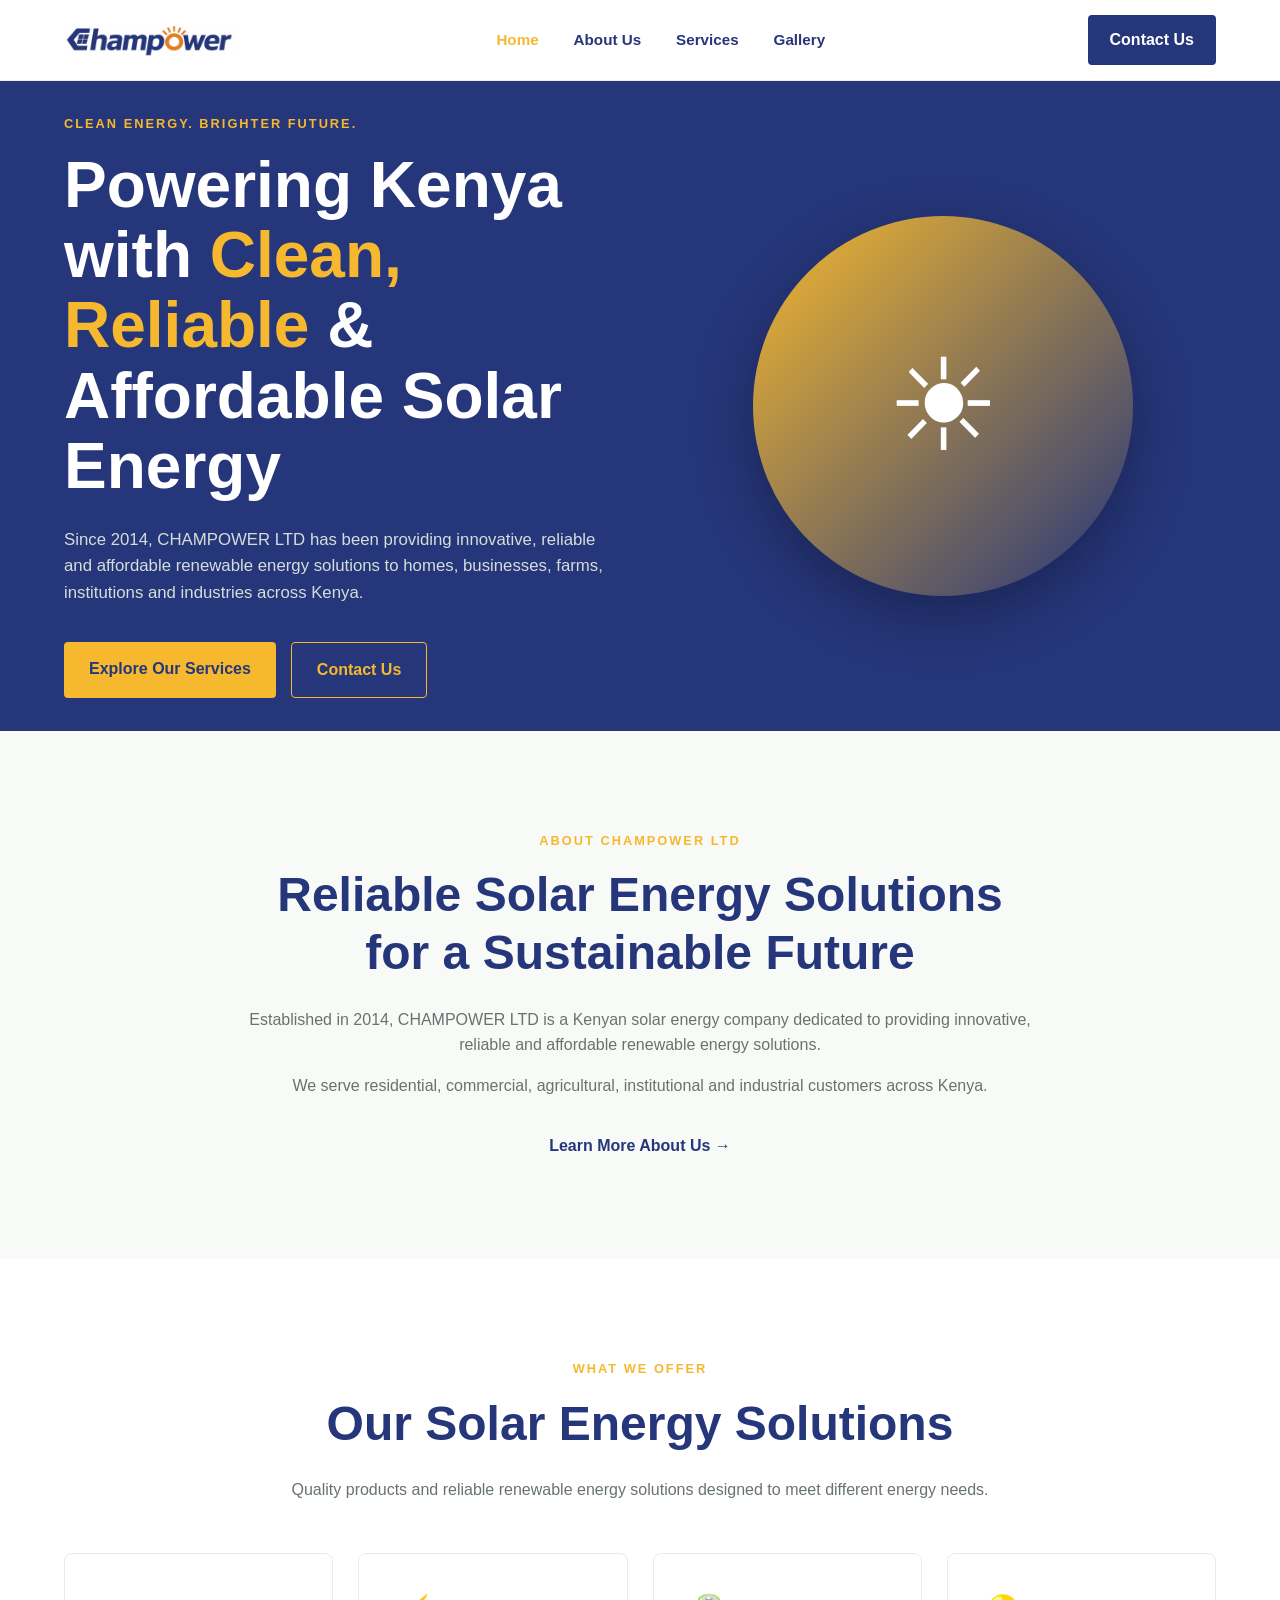
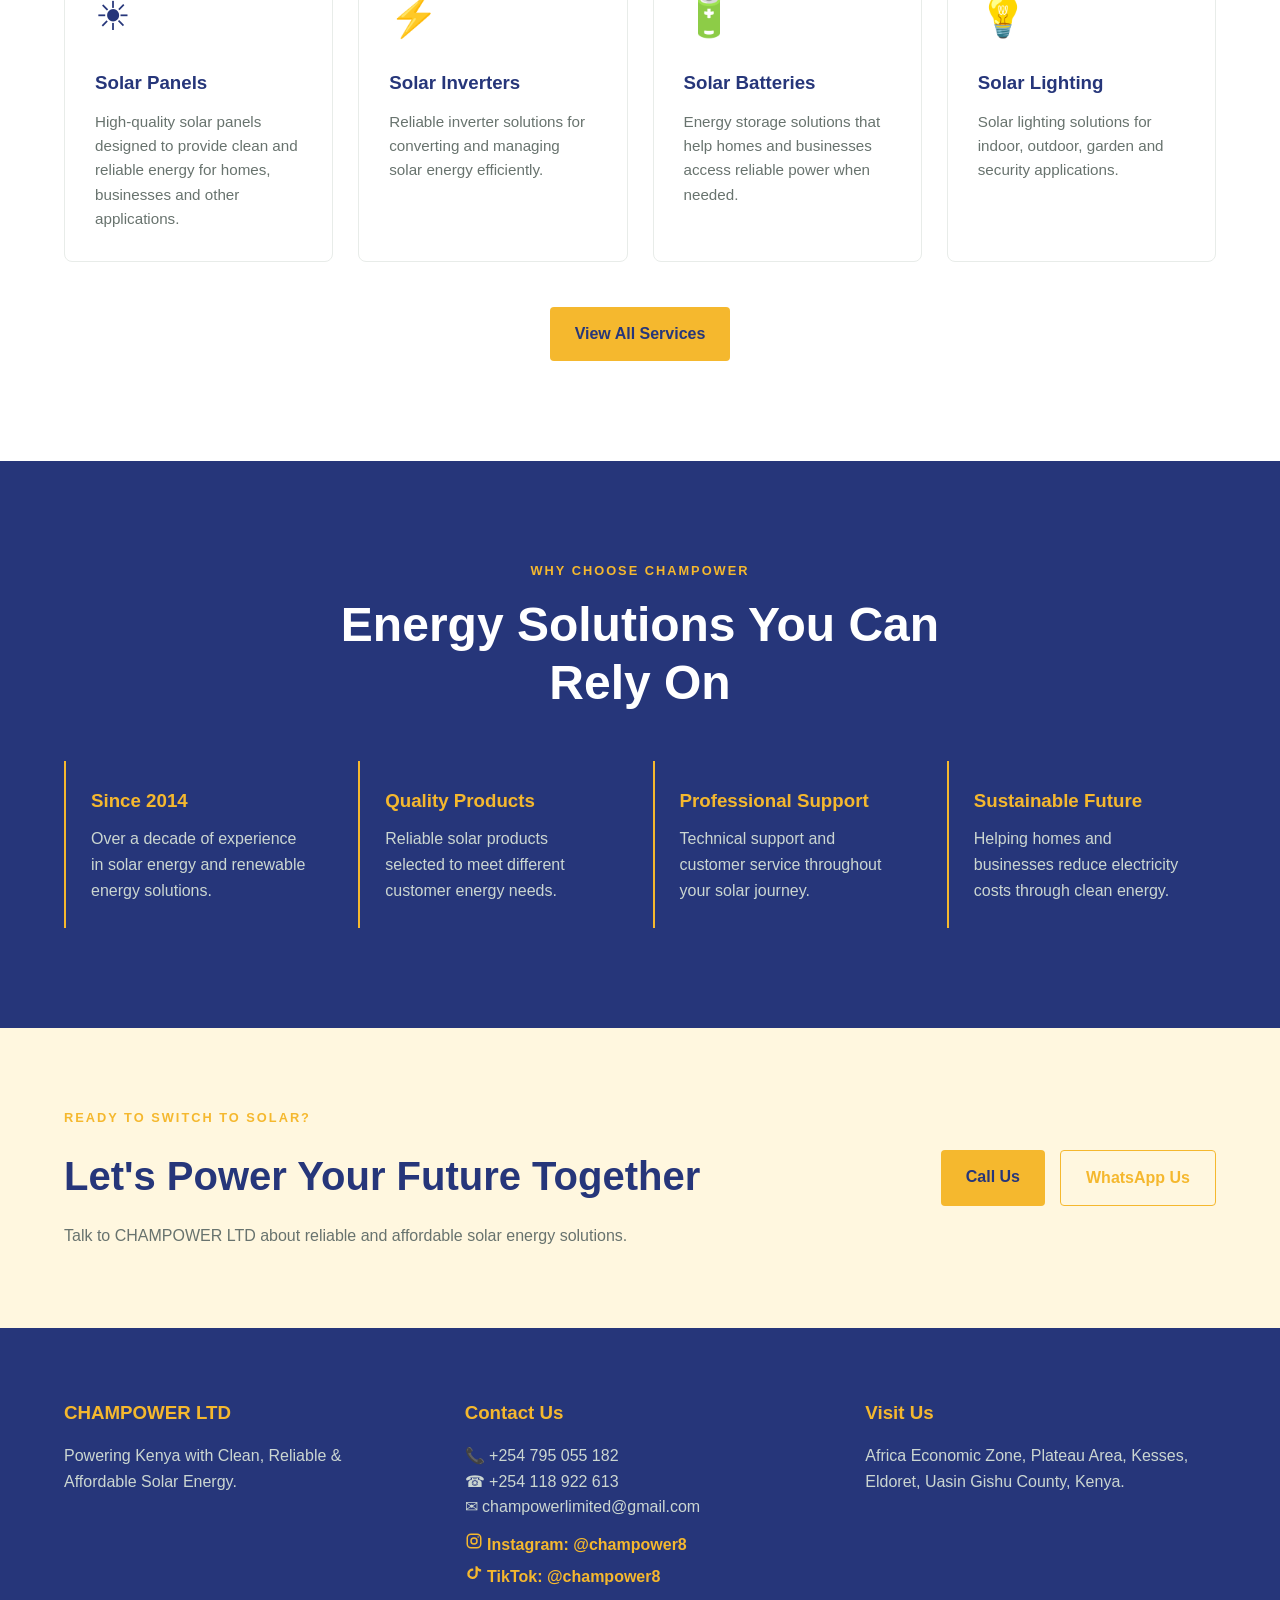
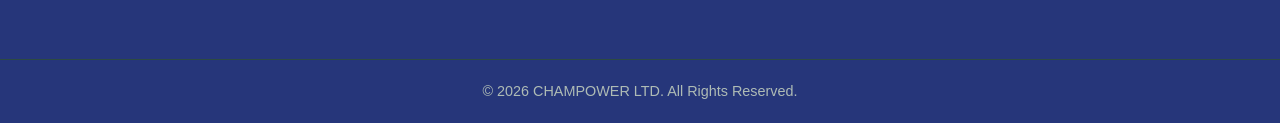
<file: index.html>
<!DOCTYPE html>
<html lang="en">

<head>

    <meta charset="UTF-8">

    <meta name="viewport" content="width=device-width, initial-scale=1.0">

    <title>CHAMPOWER LTD | Solar Energy Solutions in Kenya</title>

    <meta name="description"
        content="CHAMPOWER LTD provides clean, reliable and affordable solar energy solutions for homes, businesses, farms, institutions and industries across Kenya.">

    <meta name="keywords"
        content="solar energy Kenya, solar panels Eldoret, solar installation Kenya, solar batteries, solar inverters, CHAMPOWER LTD">
    <link rel="icon" type="image/png" href="images/favicon.png">
    <link rel="stylesheet" href="css/style.css">

</head>


<body>

    <!-- HEADER -->
    <header class="site-header">

        <div class="container header-container">

            <!-- LOGO -->
             <a href="index.html" class="logo">

    <img src="images/champower-logo.png"
         alt="CHAMPOWER LTD Logo">

</a>

            <!-- NAVIGATION -->
            <nav class="main-navigation">

                <a href="index.html" class="active">
                    Home
                </a>

                <a href="about.html">
                    About Us
                </a>

                <a href="services.html">
                    Services
                </a>

                <a href="gallery.html">
                    Gallery
                </a>

            </nav>


            <!-- CONTACT BUTTON -->
            <a href="#contact" class="header-contact-button">
                Contact Us
            </a>


            <!-- MOBILE MENU BUTTON -->
             <button class="mobile-menu-button"
                id="mobileMenuButton">

            ☰

        </button>


        </div>

    </header>


    <!-- HERO SECTION -->
    <main>

        <section class="hero-section">

            <div class="container hero-container">


                <!-- HERO TEXT -->
                <div class="hero-content">

                    <p class="hero-label">
                        CLEAN ENERGY. BRIGHTER FUTURE.
                    </p>


                    <h1>
                        Powering Kenya with
                        <span>Clean, Reliable</span>
                        & Affordable Solar Energy
                    </h1>


                    <p class="hero-description">

                        Since 2014, CHAMPOWER LTD has been providing innovative,
                        reliable and affordable renewable energy solutions to
                        homes, businesses, farms, institutions and industries
                        across Kenya.

                    </p>


                    <div class="hero-buttons">

                        <a href="services.html" class="primary-button">
                            Explore Our Services
                        </a>


                        <a href="#contact" class="secondary-button">
                            Contact Us
                        </a>

                    </div>

                </div>


                <!-- HERO VISUAL -->
                <div class="hero-visual">

                    <div class="hero-circle">

                        <div class="solar-icon">
                            ☀
                        </div>

                    </div>

                </div>

            </div>

        </section>


        <!-- ABOUT PREVIEW SECTION -->
        <section class="about-preview-section">

            <div class="container about-preview-container">


                <div class="section-label">
                    ABOUT CHAMPOWER LTD
                </div>


                <h2>
                    Reliable Solar Energy Solutions
                    for a Sustainable Future
                </h2>


                <p>

                    Established in 2014, CHAMPOWER LTD is a Kenyan solar
                    energy company dedicated to providing innovative,
                    reliable and affordable renewable energy solutions.

                </p>


                <p>

                    We serve residential, commercial, agricultural,
                    institutional and industrial customers across Kenya.

                </p>


                <a href="about.html" class="text-link">
                    Learn More About Us →
                </a>

            </div>

        </section>


        <!-- SERVICES SECTION -->
        <section class="services-preview-section">

            <div class="container">


                <div class="section-heading">

                    <p class="section-label">
                        WHAT WE OFFER
                    </p>


                    <h2>
                        Our Solar Energy Solutions
                    </h2>


                    <p>
                        Quality products and reliable renewable energy
                        solutions designed to meet different energy needs.
                    </p>

                </div>


                <div class="services-grid">


                    <!-- SERVICE 1 -->
                    <div class="service-card">

                        <div class="service-icon">
                            ☀
                        </div>


                        <h3>
                            Solar Panels
                        </h3>


                        <p>
                            High-quality solar panels designed to provide
                            clean and reliable energy for homes, businesses
                            and other applications.
                        </p>

                    </div>


                    <!-- SERVICE 2 -->
                    <div class="service-card">

                        <div class="service-icon">
                            ⚡
                        </div>


                        <h3>
                            Solar Inverters
                        </h3>


                        <p>
                            Reliable inverter solutions for converting and
                            managing solar energy efficiently.
                        </p>

                    </div>


                    <!-- SERVICE 3 -->
                    <div class="service-card">

                        <div class="service-icon">
                            🔋
                        </div>


                        <h3>
                            Solar Batteries
                        </h3>


                        <p>
                            Energy storage solutions that help homes and
                            businesses access reliable power when needed.
                        </p>

                    </div>


                    <!-- SERVICE 4 -->
                    <div class="service-card">

                        <div class="service-icon">
                            💡
                        </div>


                        <h3>
                            Solar Lighting
                        </h3>


                        <p>
                            Solar lighting solutions for indoor, outdoor,
                            garden and security applications.
                        </p>

                    </div>

                </div>


                <div class="services-button-container">

                    <a href="services.html" class="primary-button">
                        View All Services
                    </a>

                </div>

            </div>

        </section>


        <!-- WHY CHOOSE US -->
        <section class="why-us-section">

            <div class="container">


                <div class="section-heading">

                    <p class="section-label">
                        WHY CHOOSE CHAMPOWER
                    </p>


                    <h2>
                        Energy Solutions You Can Rely On
                    </h2>

                </div>


                <div class="why-us-grid">


                    <div class="why-us-item">

                        <h3>
                            Since 2014
                        </h3>


                        <p>
                            Over a decade of experience in solar energy
                            and renewable energy solutions.
                        </p>

                    </div>


                    <div class="why-us-item">

                        <h3>
                            Quality Products
                        </h3>


                        <p>
                            Reliable solar products selected to meet
                            different customer energy needs.
                        </p>

                    </div>


                    <div class="why-us-item">

                        <h3>
                            Professional Support
                        </h3>


                        <p>
                            Technical support and customer service
                            throughout your solar journey.
                        </p>

                    </div>


                    <div class="why-us-item">

                        <h3>
                            Sustainable Future
                        </h3>


                        <p>
                            Helping homes and businesses reduce electricity
                            costs through clean energy.
                        </p>

                    </div>

                </div>

            </div>

        </section>


        <!-- CONTACT CTA -->
        <section class="contact-cta-section" id="contact">

            <div class="container contact-cta-container">


                <div>

                    <p class="section-label">
                        READY TO SWITCH TO SOLAR?
                    </p>


                    <h2>
                        Let's Power Your Future Together
                    </h2>


                    <p>
                        Talk to CHAMPOWER LTD about reliable and affordable
                        solar energy solutions.
                    </p>

                </div>


                <div class="contact-cta-buttons">

                    <a href="tel:+254795055182" class="primary-button">
                        Call Us
                    </a>


                    <a href="https://wa.me/254795055182"
                       class="secondary-button">

                        WhatsApp Us

                    </a>

                </div>

            </div>

        </section>

    </main>


    <!-- FOOTER -->
    <footer class="site-footer">

        <div class="container footer-container">


            <div class="footer-company">

                <h3>
                    CHAMPOWER LTD
                </h3>


                <p>
                    Powering Kenya with Clean, Reliable & Affordable
                    Solar Energy.
                </p>

            </div>


            <div class="footer-contact">

                <h3>
                    Contact Us
                </h3>


                <p>
                    📞 +254 795 055 182
                </p>


                <p>
                    ☎ +254 118 922 613
                </p>


                <p>
                    ✉ champowerlimited@gmail.com
                </p>

                <div class="social-links" aria-label="Social media links">

                    <a href="https://www.instagram.com/champower8/"
                       target="_blank"
                       rel="noopener noreferrer">
                        <span class="social-icon" aria-hidden="true">
                            <svg viewBox="0 0 24 24" role="img"><rect x="3" y="3" width="18" height="18" rx="5" fill="none" stroke="currentColor" stroke-width="2"/><circle cx="12" cy="12" r="4" fill="none" stroke="currentColor" stroke-width="2"/><circle cx="17.5" cy="6.5" r="1" fill="currentColor"/></svg>
                        </span>
                        Instagram: @champower8
                    </a>

                    <a href="https://www.tiktok.com/@champower8"
                       target="_blank"
                       rel="noopener noreferrer">
                        <span class="social-icon" aria-hidden="true">
                            <svg viewBox="0 0 24 24" role="img"><path d="M14 3v10.1a3.9 3.9 0 1 1-3-3.8V6.2A7 7 0 1 0 17 13V8.5c1.3 1 2.8 1.6 4.5 1.6V7a5.2 5.2 0 0 1-3.6-1.5A5.1 5.1 0 0 1 16.4 3H14Z" fill="currentColor"/></svg>
                        </span>
                        TikTok: @champower8
                    </a>

                </div>

            </div>



            <div class="footer-location">

                <h3>
                    Visit Us
                </h3>


                <p>
                    Africa Economic Zone, Plateau Area,
                    Kesses, Eldoret, Uasin Gishu County, Kenya.
                </p>

            </div>

        </div>


        <div class="footer-bottom">

            <p>
                © 2026 CHAMPOWER LTD. All Rights Reserved.
            </p>

        </div>

    </footer>

    <script src="js/mobile-menu.js"></script>

</body>

</html>
</file>
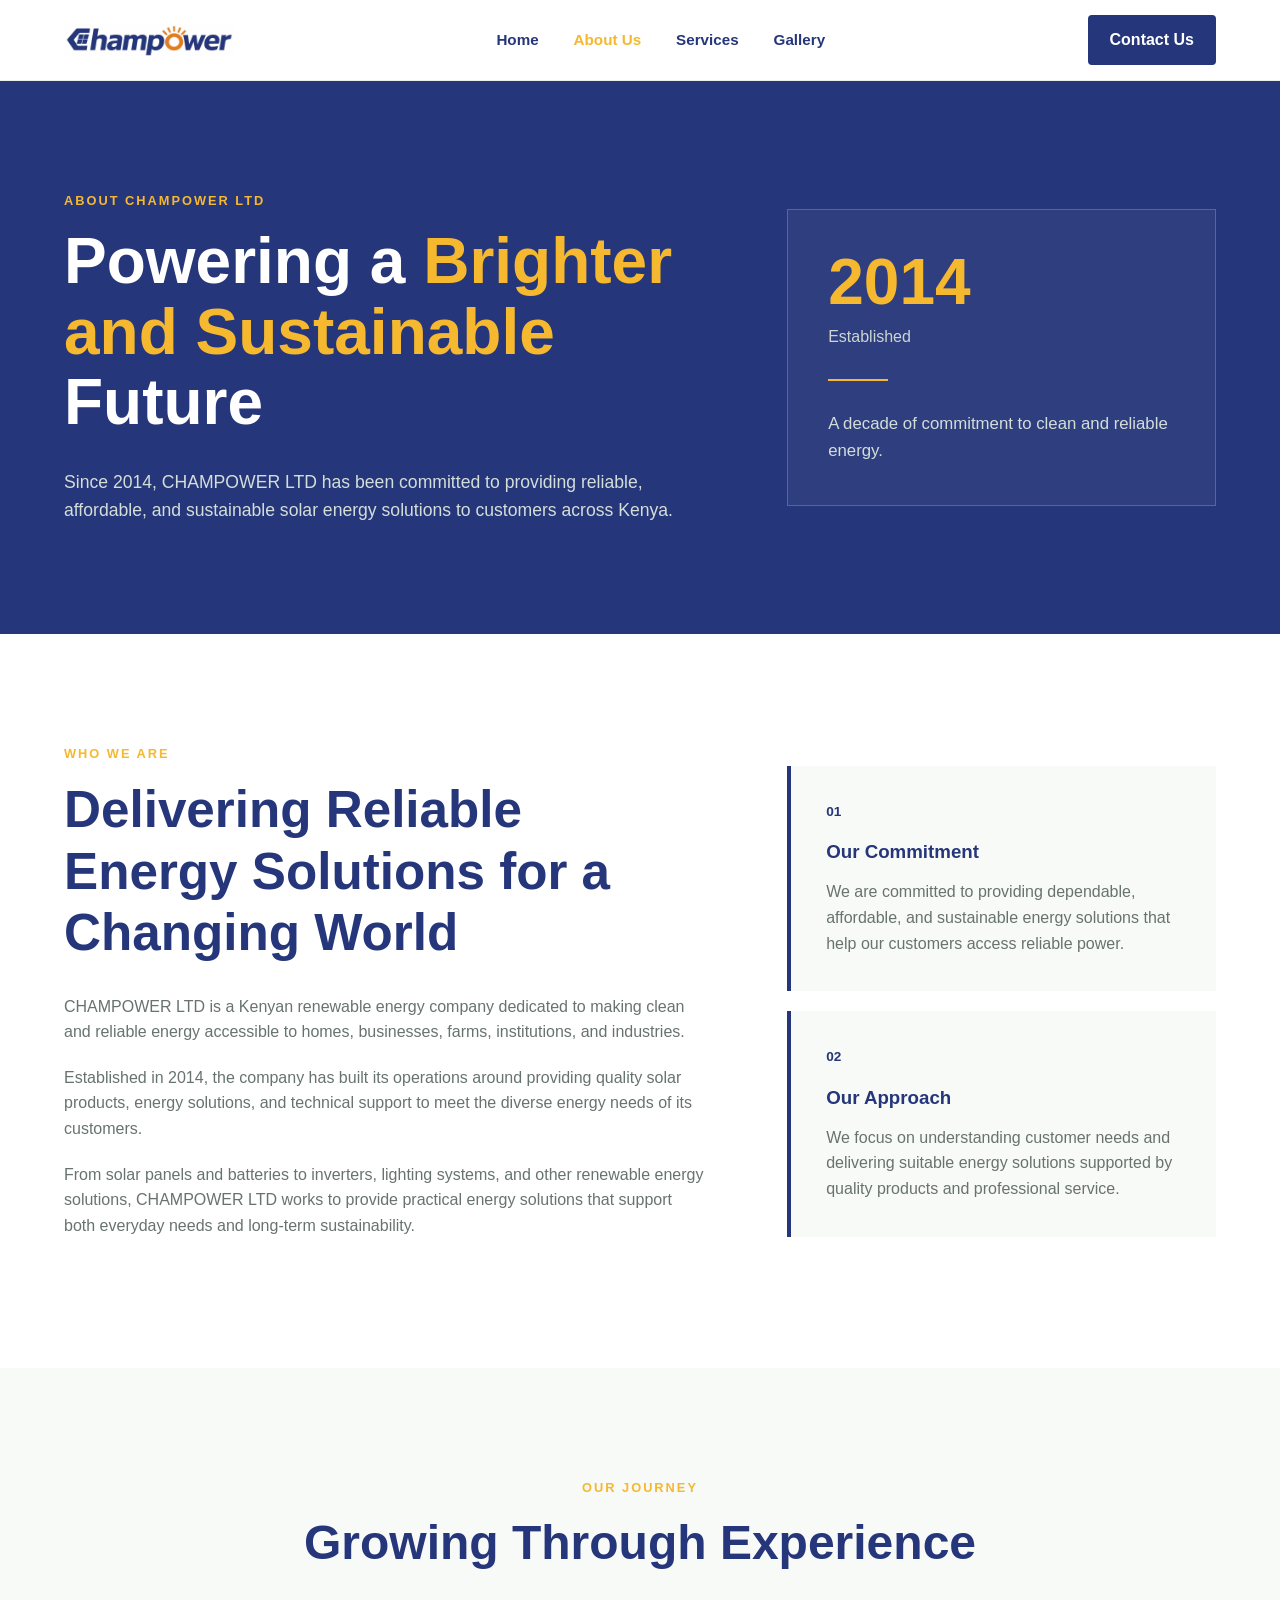
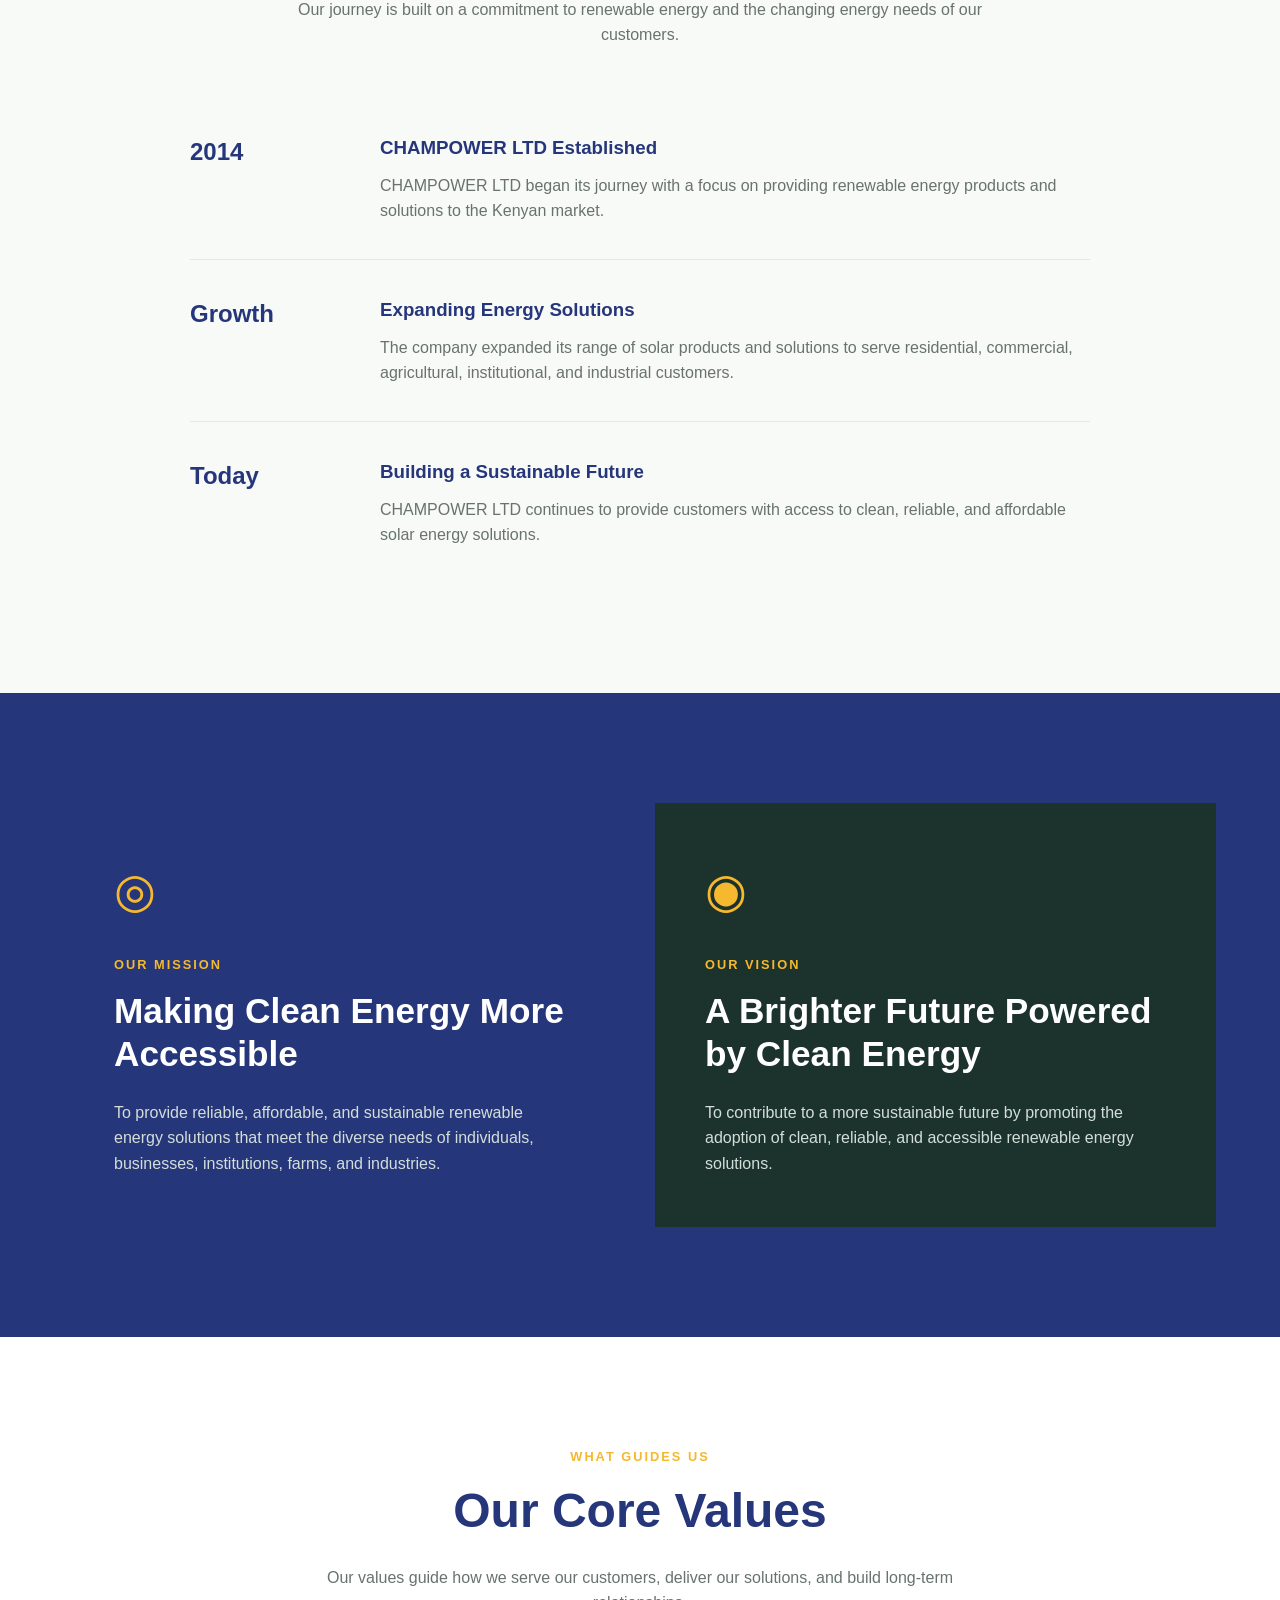
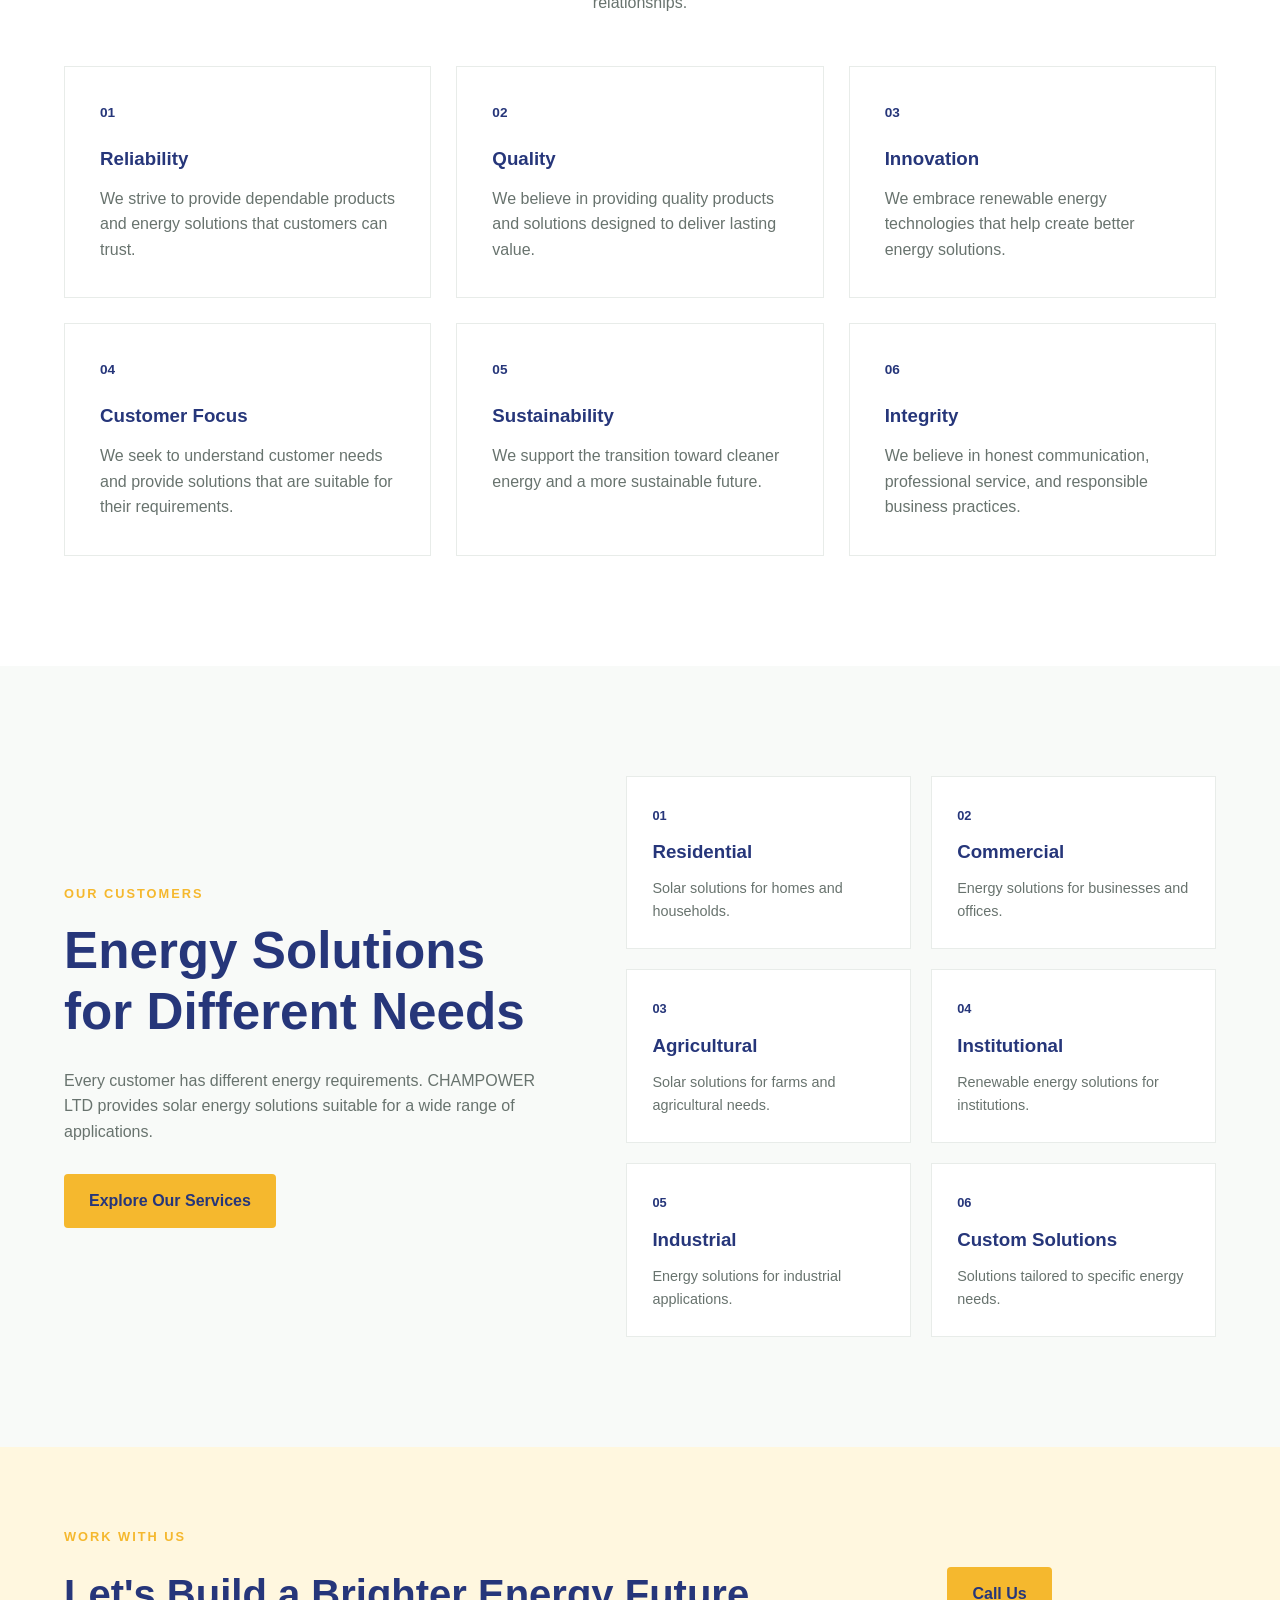
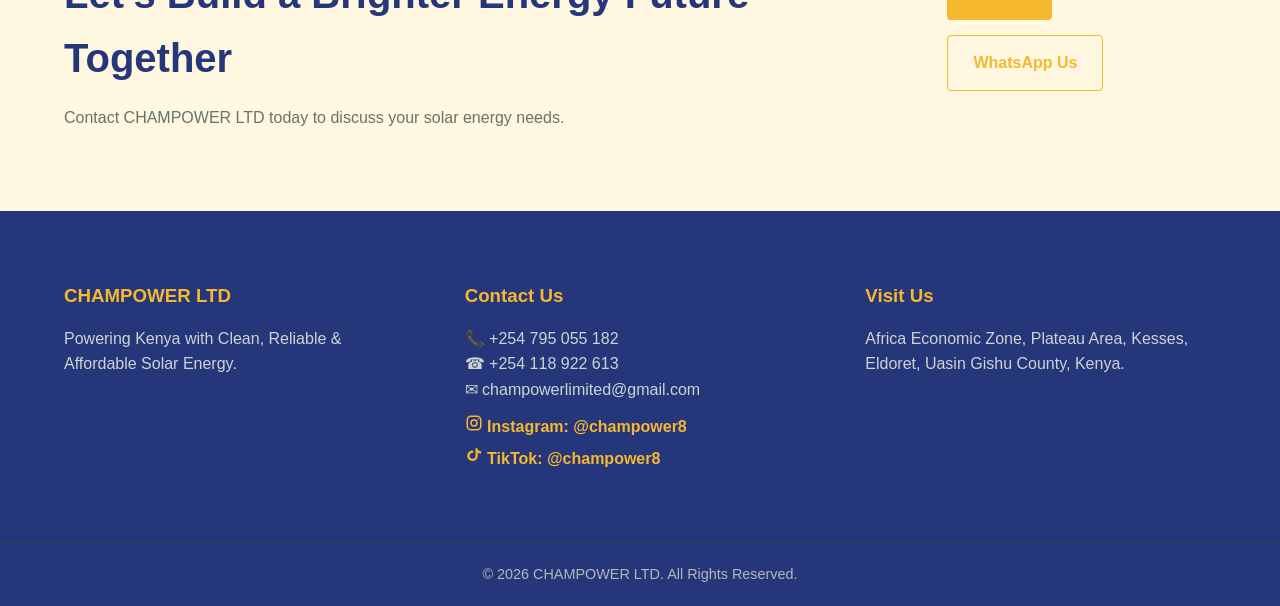
<file: about.html>
<!DOCTYPE html>
<html lang="en">

<head>

    <meta charset="UTF-8">

    <meta name="viewport" content="width=device-width, initial-scale=1.0">

    <title>About Us | CHAMPOWER LTD</title>

    <meta name="description"
        content="Learn more about CHAMPOWER LTD, a Kenyan solar energy company providing reliable and affordable renewable energy solutions since 2014.">

    <meta name="keywords"
        content="about CHAMPOWER LTD, solar company Eldoret, solar energy Kenya, renewable energy company Kenya">
    
        <link rel="icon" type="image/png" href="images/favicon.png">
    <link rel="stylesheet" href="css/style.css">

</head>


<body>


    <!-- HEADER -->

    <header class="site-header">

        <div class="container header-container">


            <!-- LOGO -->
             <a href="index.html" class="logo">

    <img src="images/champower-logo.png"
         alt="CHAMPOWER LTD Logo">

</a>

            <nav class="main-navigation">

                <a href="index.html">
                    Home
                </a>

                <a href="about.html" class="active">
                    About Us
                </a>

                <a href="services.html">
                    Services
                </a>

                <a href="gallery.html">
                    Gallery
                </a>

            </nav>


            <!-- CONTACT BUTTON -->

            <a href="#contact" class="header-contact-button">
                Contact Us
            </a>


            <!-- MOBILE MENU BUTTON -->
            <button class="mobile-menu-button"
                id="mobileMenuButton">

            ☰

        </button>


        </div>

    </header>


    <!-- MAIN CONTENT -->

    <main>


        <!-- ABOUT HERO SECTION -->

        <section class="about-hero-section">

            <div class="container about-hero-container">


                <div class="about-hero-content">


                    <p class="section-label">
                        ABOUT CHAMPOWER LTD
                    </p>


                    <h1>
                        Powering a
                        <span>Brighter and Sustainable</span>
                        Future
                    </h1>


                    <p>

                        Since 2014, CHAMPOWER LTD has been committed to
                        providing reliable, affordable, and sustainable
                        solar energy solutions to customers across Kenya.

                    </p>


                </div>


                <div class="about-hero-badge">


                    <div class="about-year">

                        <strong>
                            2014
                        </strong>

                        <span>
                            Established
                        </span>

                    </div>


                    <div class="about-badge-line"></div>


                    <div class="about-badge-text">

                        A decade of commitment to
                        clean and reliable energy.

                    </div>

                </div>

            </div>

        </section>


        <!-- COMPANY INTRODUCTION -->

        <section class="company-introduction-section">

            <div class="container company-introduction-container">


                <div class="company-introduction-content">


                    <p class="section-label">
                        WHO WE ARE
                    </p>


                    <h2>
                        Delivering Reliable Energy
                        Solutions for a Changing World
                    </h2>


                    <p>

                        CHAMPOWER LTD is a Kenyan renewable energy company
                        dedicated to making clean and reliable energy
                        accessible to homes, businesses, farms,
                        institutions, and industries.

                    </p>


                    <p>

                        Established in 2014, the company has built its
                        operations around providing quality solar products,
                        energy solutions, and technical support to meet the
                        diverse energy needs of its customers.

                    </p>


                    <p>

                        From solar panels and batteries to inverters,
                        lighting systems, and other renewable energy
                        solutions, CHAMPOWER LTD works to provide practical
                        energy solutions that support both everyday needs
                        and long-term sustainability.

                    </p>


                </div>


                <div class="company-introduction-highlight">


                    <div class="highlight-card">


                        <span class="highlight-number">
                            01
                        </span>


                        <h3>
                            Our Commitment
                        </h3>


                        <p>

                            We are committed to providing dependable,
                            affordable, and sustainable energy solutions
                            that help our customers access reliable power.

                        </p>

                    </div>


                    <div class="highlight-card">


                        <span class="highlight-number">
                            02
                        </span>


                        <h3>
                            Our Approach
                        </h3>


                        <p>

                            We focus on understanding customer needs and
                            delivering suitable energy solutions supported
                            by quality products and professional service.

                        </p>

                    </div>

                </div>

            </div>

        </section>


        <!-- COMPANY JOURNEY -->

        <section class="company-journey-section">

            <div class="container">


                <div class="section-heading">


                    <p class="section-label">
                        OUR JOURNEY
                    </p>


                    <h2>
                        Growing Through Experience
                    </h2>


                    <p>

                        Our journey is built on a commitment to renewable
                        energy and the changing energy needs of our customers.

                    </p>

                </div>


                <div class="journey-timeline">


                    <div class="timeline-item">


                        <div class="timeline-year">
                            2014
                        </div>


                        <div class="timeline-content">

                            <h3>
                                CHAMPOWER LTD Established
                            </h3>


                            <p>

                                CHAMPOWER LTD began its journey with a focus
                                on providing renewable energy products and
                                solutions to the Kenyan market.

                            </p>

                        </div>

                    </div>


                    <div class="timeline-item">


                        <div class="timeline-year">
                            Growth
                        </div>


                        <div class="timeline-content">

                            <h3>
                                Expanding Energy Solutions
                            </h3>


                            <p>

                                The company expanded its range of solar
                                products and solutions to serve residential,
                                commercial, agricultural, institutional, and
                                industrial customers.

                            </p>

                        </div>

                    </div>


                    <div class="timeline-item">


                        <div class="timeline-year">
                            Today
                        </div>


                        <div class="timeline-content">

                            <h3>
                                Building a Sustainable Future
                            </h3>


                            <p>

                                CHAMPOWER LTD continues to provide customers
                                with access to clean, reliable, and affordable
                                solar energy solutions.

                            </p>

                        </div>

                    </div>

                </div>

            </div>

        </section>


        <!-- MISSION AND VISION -->

        <section class="mission-vision-section">

            <div class="container mission-vision-grid">


                <!-- MISSION -->

                <div class="mission-vision-card mission-card">


                    <div class="mission-icon">
                        ◎
                    </div>


                    <p class="section-label">
                        OUR MISSION
                    </p>


                    <h2>
                        Making Clean Energy
                        More Accessible
                    </h2>


                    <p>

                        To provide reliable, affordable, and sustainable
                        renewable energy solutions that meet the diverse
                        needs of individuals, businesses, institutions,
                        farms, and industries.

                    </p>

                </div>


                <!-- VISION -->

                <div class="mission-vision-card vision-card">


                    <div class="mission-icon">
                        ◉
                    </div>


                    <p class="section-label">
                        OUR VISION
                    </p>


                    <h2>
                        A Brighter Future
                        Powered by Clean Energy
                    </h2>


                    <p>

                        To contribute to a more sustainable future by
                        promoting the adoption of clean, reliable, and
                        accessible renewable energy solutions.

                    </p>

                </div>

            </div>

        </section>


        <!-- CORE VALUES -->

        <section class="core-values-section">

            <div class="container">


                <div class="section-heading">


                    <p class="section-label">
                        WHAT GUIDES US
                    </p>


                    <h2>
                        Our Core Values
                    </h2>


                    <p>

                        Our values guide how we serve our customers,
                        deliver our solutions, and build long-term
                        relationships.

                    </p>

                </div>


                <div class="values-grid">


                    <div class="value-card">


                        <span class="value-number">
                            01
                        </span>


                        <h3>
                            Reliability
                        </h3>


                        <p>

                            We strive to provide dependable products and
                            energy solutions that customers can trust.

                        </p>

                    </div>


                    <div class="value-card">


                        <span class="value-number">
                            02
                        </span>


                        <h3>
                            Quality
                        </h3>


                        <p>

                            We believe in providing quality products and
                            solutions designed to deliver lasting value.

                        </p>

                    </div>


                    <div class="value-card">


                        <span class="value-number">
                            03
                        </span>


                        <h3>
                            Innovation
                        </h3>


                        <p>

                            We embrace renewable energy technologies that
                            help create better energy solutions.

                        </p>

                    </div>


                    <div class="value-card">


                        <span class="value-number">
                            04
                        </span>


                        <h3>
                            Customer Focus
                        </h3>


                        <p>

                            We seek to understand customer needs and provide
                            solutions that are suitable for their requirements.

                        </p>

                    </div>


                    <div class="value-card">


                        <span class="value-number">
                            05
                        </span>


                        <h3>
                            Sustainability
                        </h3>


                        <p>

                            We support the transition toward cleaner energy
                            and a more sustainable future.

                        </p>

                    </div>


                    <div class="value-card">


                        <span class="value-number">
                            06
                        </span>


                        <h3>
                            Integrity
                        </h3>


                        <p>

                            We believe in honest communication, professional
                            service, and responsible business practices.

                        </p>

                    </div>

                </div>

            </div>

        </section>


        <!-- AREAS WE SERVE -->

        <section class="areas-section">

            <div class="container areas-container">


                <div class="areas-content">


                    <p class="section-label">
                        OUR CUSTOMERS
                    </p>


                    <h2>
                        Energy Solutions for Different Needs
                    </h2>


                    <p>

                        Every customer has different energy requirements.
                        CHAMPOWER LTD provides solar energy solutions
                        suitable for a wide range of applications.

                    </p>


                    <a href="services.html" class="primary-button">
                        Explore Our Services
                    </a>

                </div>


                <div class="areas-grid">


                    <div class="area-item">

                        <span>
                            01
                        </span>

                        <h3>
                            Residential
                        </h3>

                        <p>
                            Solar solutions for homes and households.
                        </p>

                    </div>


                    <div class="area-item">

                        <span>
                            02
                        </span>

                        <h3>
                            Commercial
                        </h3>

                        <p>
                            Energy solutions for businesses and offices.
                        </p>

                    </div>


                    <div class="area-item">

                        <span>
                            03
                        </span>

                        <h3>
                            Agricultural
                        </h3>

                        <p>
                            Solar solutions for farms and agricultural needs.
                        </p>

                    </div>


                    <div class="area-item">

                        <span>
                            04
                        </span>

                        <h3>
                            Institutional
                        </h3>

                        <p>
                            Renewable energy solutions for institutions.
                        </p>

                    </div>


                    <div class="area-item">

                        <span>
                            05
                        </span>

                        <h3>
                            Industrial
                        </h3>

                        <p>
                            Energy solutions for industrial applications.
                        </p>

                    </div>


                    <div class="area-item">

                        <span>
                            06
                        </span>

                        <h3>
                            Custom Solutions
                        </h3>

                        <p>
                            Solutions tailored to specific energy needs.
                        </p>

                    </div>

                </div>

            </div>

        </section>


        <!-- CTA -->

        <section class="contact-cta-section" id="contact">

            <div class="container contact-cta-container">


                <div>


                    <p class="section-label">
                        WORK WITH US
                    </p>


                    <h2>
                        Let's Build a Brighter
                        Energy Future Together
                    </h2>


                    <p>

                        Contact CHAMPOWER LTD today to discuss your solar
                        energy needs.

                    </p>

                </div>


                <div class="contact-cta-buttons">


                    <a href="tel:+254795055182"
                       class="primary-button">

                        Call Us

                    </a>


                    <a href="https://wa.me/254795055182"
                       class="secondary-button">

                        WhatsApp Us

                    </a>

                </div>

            </div>

        </section>

    </main>


    <!-- FOOTER -->

    <footer class="site-footer">


        <div class="container footer-container">


            <div class="footer-company">


                <h3>
                    CHAMPOWER LTD
                </h3>


                <p>

                    Powering Kenya with Clean, Reliable
                    & Affordable Solar Energy.

                </p>

            </div>


            <div class="footer-contact">


                <h3>
                    Contact Us
                </h3>


                <p>
                    📞 +254 795 055 182
                </p>


                <p>
                    ☎ +254 118 922 613
                </p>


                <p>
                    ✉ champowerlimited@gmail.com
                </p>

                <div class="social-links" aria-label="Social media links">

                    <a href="https://www.instagram.com/champower8/"
                       target="_blank"
                       rel="noopener noreferrer">
                        <span class="social-icon" aria-hidden="true">
                            <svg viewBox="0 0 24 24" role="img"><rect x="3" y="3" width="18" height="18" rx="5" fill="none" stroke="currentColor" stroke-width="2"/><circle cx="12" cy="12" r="4" fill="none" stroke="currentColor" stroke-width="2"/><circle cx="17.5" cy="6.5" r="1" fill="currentColor"/></svg>
                        </span>
                        Instagram: @champower8
                    </a>

                    <a href="https://www.tiktok.com/@champower8"
                       target="_blank"
                       rel="noopener noreferrer">
                        <span class="social-icon" aria-hidden="true">
                            <svg viewBox="0 0 24 24" role="img"><path d="M14 3v10.1a3.9 3.9 0 1 1-3-3.8V6.2A7 7 0 1 0 17 13V8.5c1.3 1 2.8 1.6 4.5 1.6V7a5.2 5.2 0 0 1-3.6-1.5A5.1 5.1 0 0 1 16.4 3H14Z" fill="currentColor"/></svg>
                        </span>
                        TikTok: @champower8
                    </a>

                </div>

            </div>


            <div class="footer-location">


                <h3>
                    Visit Us
                </h3>


                <p>

                    Africa Economic Zone, Plateau Area,
                    Kesses, Eldoret, Uasin Gishu County, Kenya.

                </p>

            </div>

        </div>


        <div class="footer-bottom">


            <p>

                © 2026 CHAMPOWER LTD.
                All Rights Reserved.

            </p>

        </div>

    </footer>

    <script src="js/mobile-menu.js"></script>

</body>

</html>
</file>
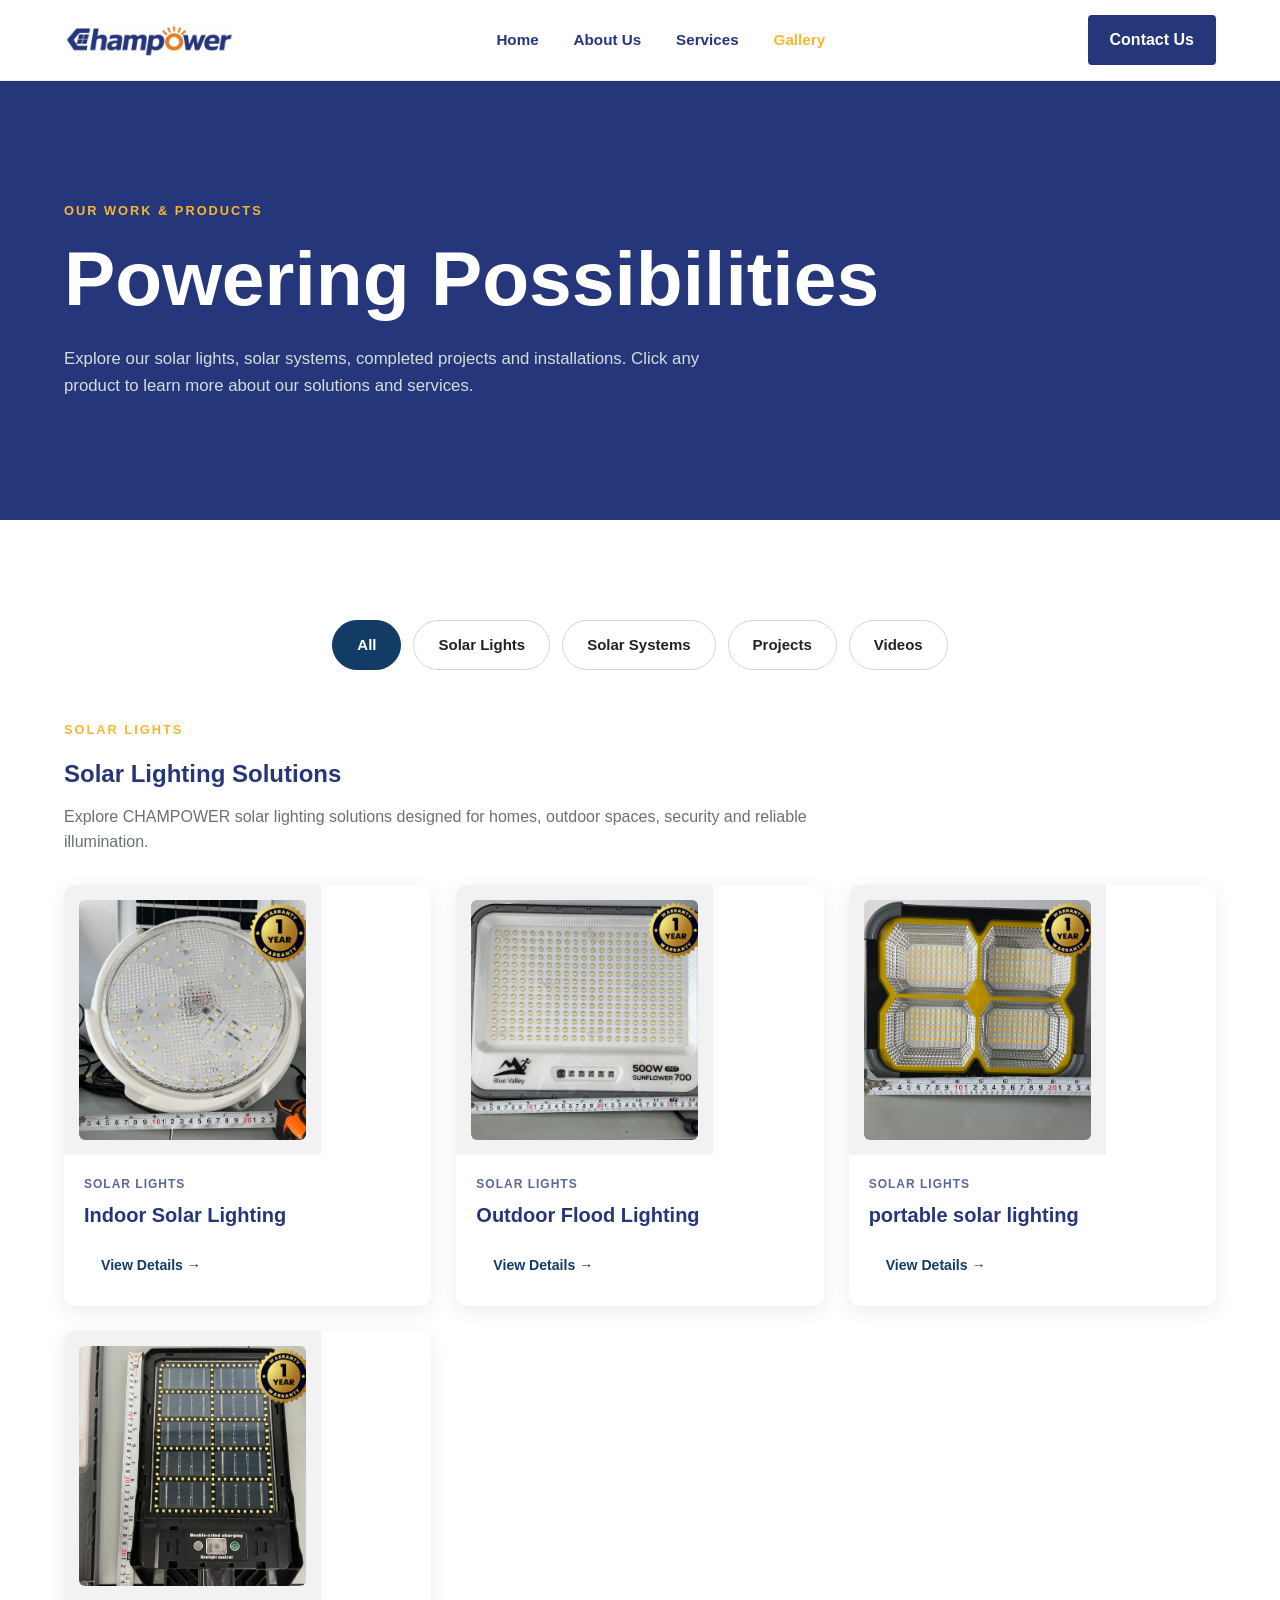
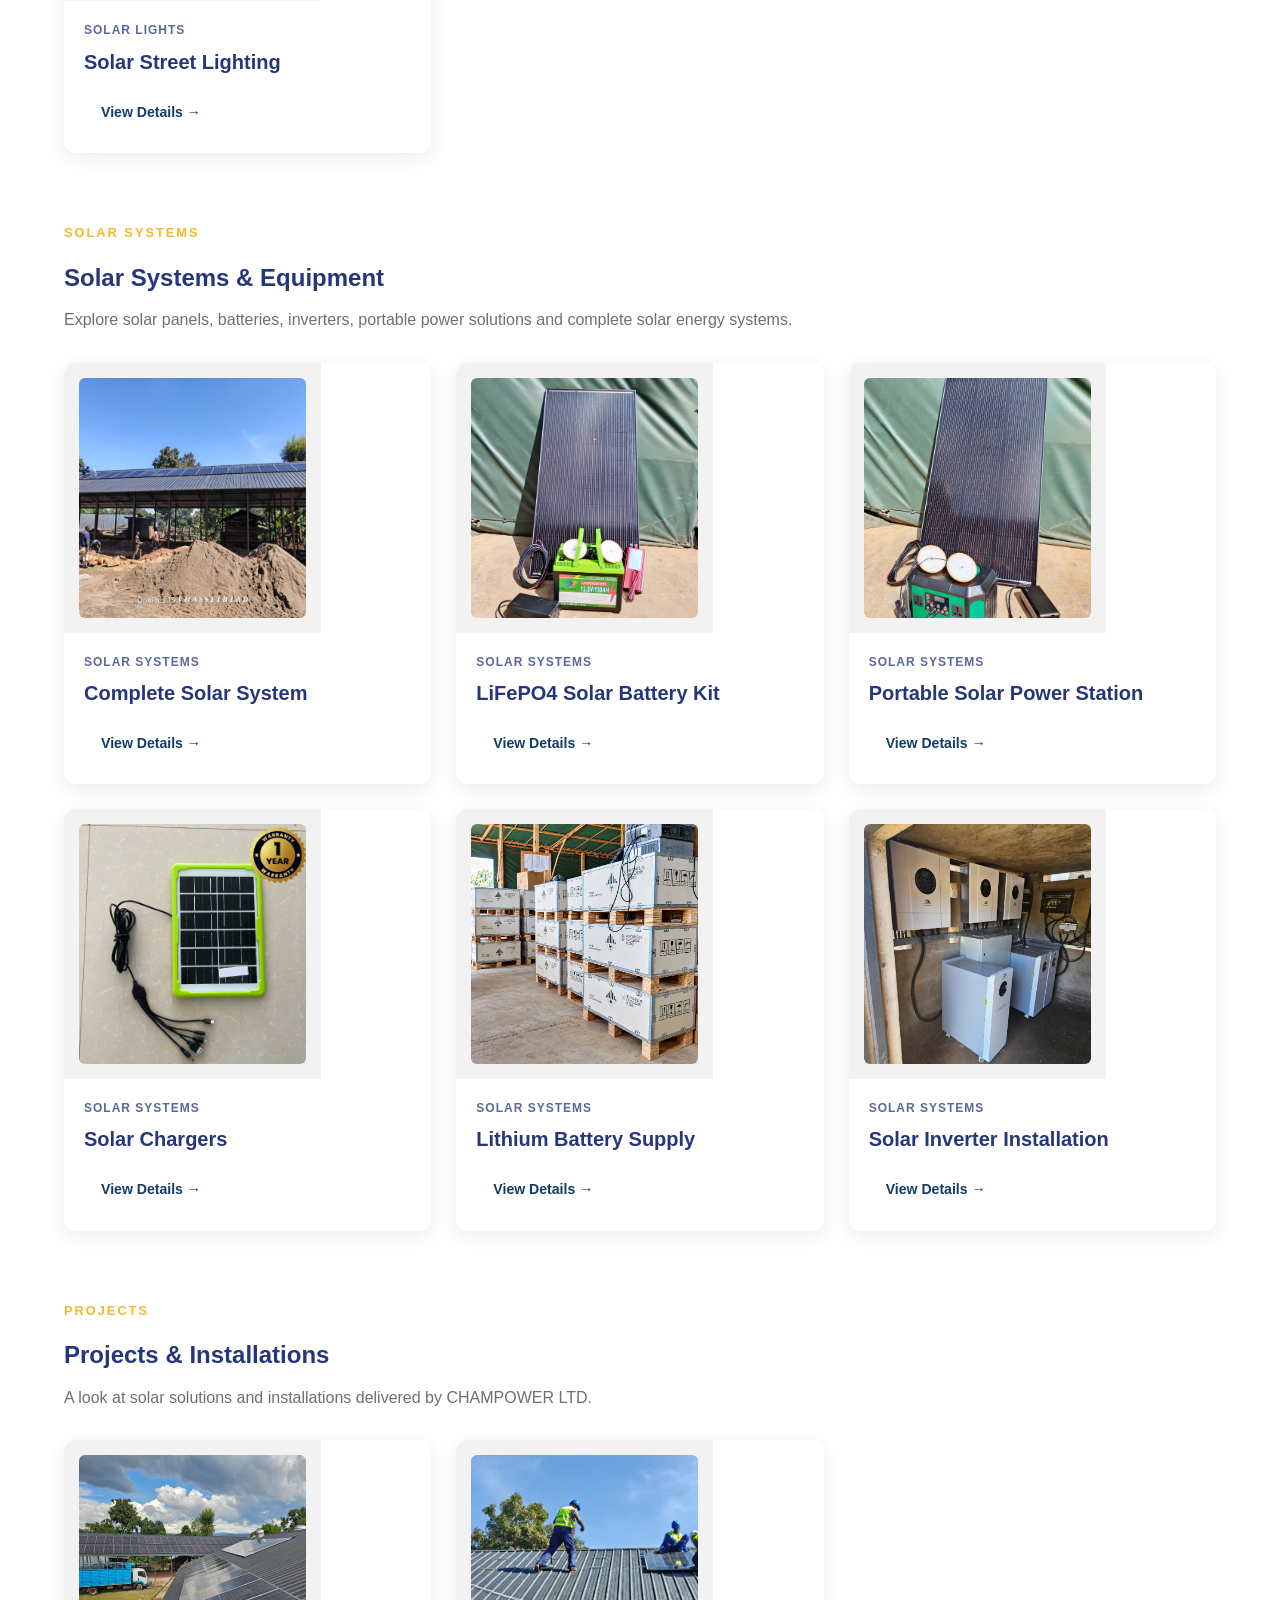
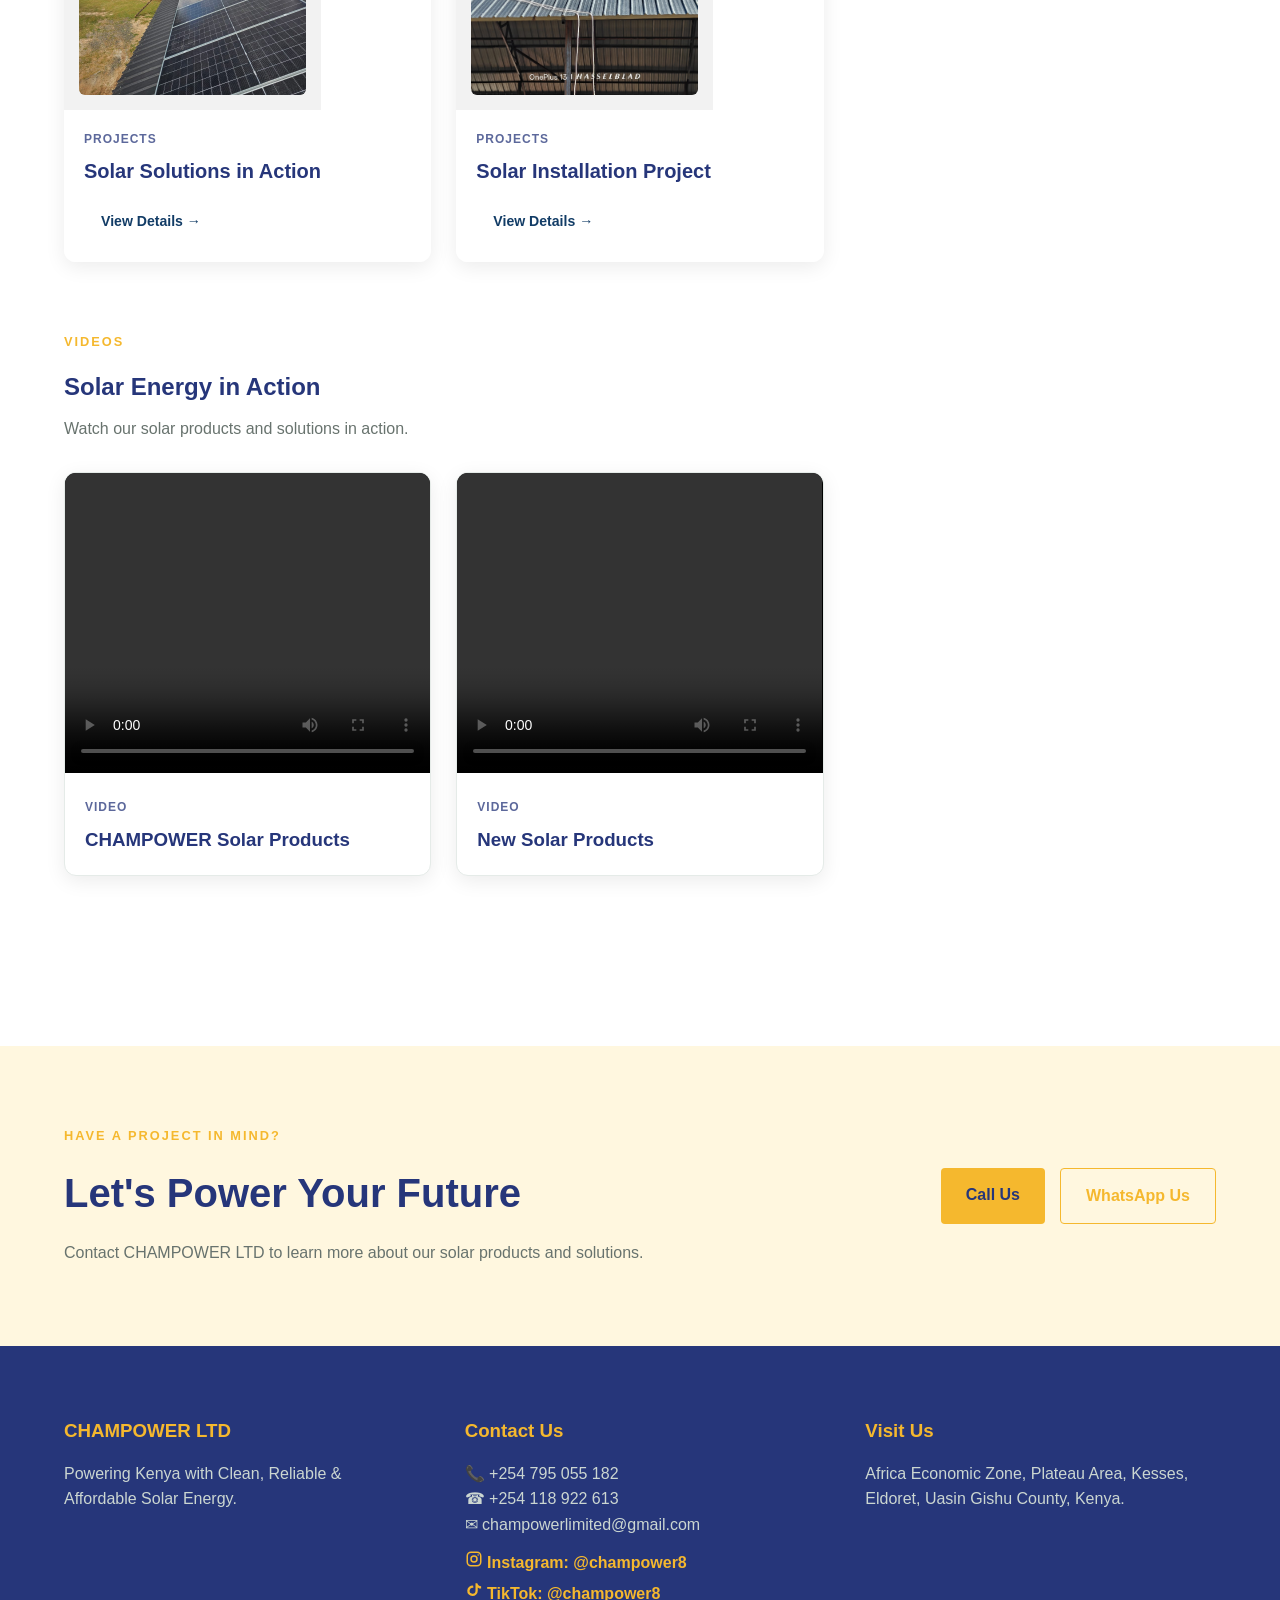
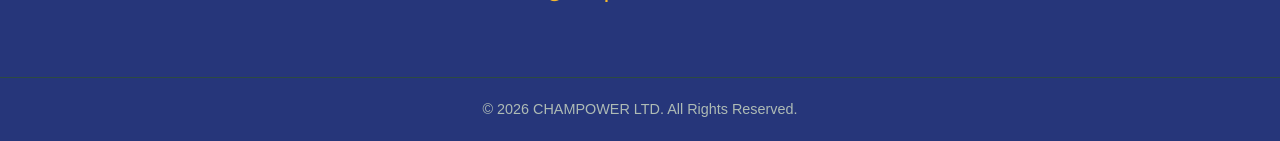
<file: gallery.html>
<!DOCTYPE html>
<html lang="en">

<head>

    <meta charset="UTF-8">

    <meta name="viewport" content="width=device-width, initial-scale=1.0">

    <title>Gallery | CHAMPOWER LTD</title>

    <meta name="description"
          content="Explore CHAMPOWER LTD solar lights, solar systems, projects, installations and videos.">

    <link rel="icon" type="image/png" href="images/favicon.png">

    <link rel="stylesheet" href="css/style.css">

    <style>

        /* ================================
           GALLERY FILTERS
        ================================= */

        .gallery-filters {
            display: flex;
            justify-content: center;
            align-items: center;
            gap: 12px;
            flex-wrap: wrap;
            margin-bottom: 50px;
        }

        .filter-button {
            border: 1px solid #d5d5d5;
            background: #ffffff;
            color: #222222;
            padding: 12px 24px;
            border-radius: 30px;
            cursor: pointer;
            font-size: 15px;
            font-weight: 600;
            transition: all 0.25s ease;
        }

        .filter-button:hover,
        .filter-button.active {
            background: #123c66;
            color: #ffffff;
            border-color: #123c66;
        }


        /* ================================
           GALLERY CATEGORY
        ================================= */

        .gallery-category-block {
            margin-bottom: 70px;
        }

        .gallery-category-heading {
            margin-bottom: 30px;
        }

        .gallery-category-heading h2 {
            margin-bottom: 10px;
        }


        /* ================================
           GALLERY GRID
        ================================= */

        .gallery-grid {
            display: grid;
            grid-template-columns: repeat(3, 1fr);
            gap: 25px;
        }


        /* ================================
           GALLERY CARD
        ================================= */

        .gallery-card {
            position: relative;
            background: #ffffff;
            border-radius: 12px;
            overflow: hidden;
            box-shadow: 0 5px 20px rgba(0, 0, 0, 0.08);
            transition: transform 0.25s ease,
                        box-shadow 0.25s ease;
        }

        .gallery-card:hover {
            transform: translateY(-5px);
            box-shadow: 0 10px 30px rgba(0, 0, 0, 0.12);
        }


        /* ================================
           IMAGE
        ================================= */

        .gallery-image-wrap {
            width: 100%;
            height: 250px;
            overflow: hidden;
            background: #f2f2f2;
        }

        .gallery-image-wrap img {
            width: 100%;
            height: 100%;
            object-fit: cover;
            display: block;
            transition: transform 0.4s ease;
        }

        .gallery-card:hover .gallery-image-wrap img {
            transform: scale(1.05);
        }


        /* ================================
           CARD CONTENT
        ================================= */

        .gallery-card-content {
            padding: 20px;
        }

        .gallery-card-category {
            display: inline-block;
            margin-bottom: 8px;
            font-size: 12px;
            font-weight: 700;
            letter-spacing: 1px;
            text-transform: uppercase;
            opacity: 0.75;
        }

        .gallery-card h3 {
            margin: 0 0 15px;
            font-size: 20px;
        }

        .gallery-details-link {
            display: inline-block;
            text-decoration: none;
            font-weight: 700;
            color: #123c66;
            transition: color 0.2s ease;
        }

        .gallery-details-link:hover {
            color: #000000;
        }


        /* ================================
           VIDEO
        ================================= */

        .gallery-video-card {
            background: #ffffff;
            border-radius: 12px;
            overflow: hidden;
            box-shadow: 0 5px 20px rgba(0, 0, 0, 0.08);
        }

        .gallery-video-card video {
            display: block;
            width: 100%;
            height: 300px;
            object-fit: cover;
            background: #000000;
        }

        .gallery-video-content {
            padding: 20px;
        }


        /* ================================
           HIDDEN ITEMS
        ================================= */

        [data-gallery-item][hidden],
        [data-gallery-section][hidden] {
            display: none !important;
        }


        /* ================================
           MOBILE
        ================================= */

        @media (max-width: 900px) {

            .gallery-grid {
                grid-template-columns: repeat(2, 1fr);
            }

        }


        @media (max-width: 600px) {

            .gallery-filters {
                gap: 8px;
            }

            .filter-button {
                padding: 10px 16px;
                font-size: 14px;
            }

            .gallery-grid {
                grid-template-columns: 1fr;
            }

            .gallery-image-wrap {
                height: 230px;
            }

            .gallery-video-card video {
                height: 240px;
            }

        }

    </style>

</head>


<body>


<!-- =========================================
     HEADER
========================================= -->

<header class="site-header">

    <div class="container header-container">

        <a href="index.html" class="logo">

            <img src="images/champower-logo.png"
                 alt="CHAMPOWER LTD Logo">

        </a>


        <nav class="main-navigation">

            <a href="index.html">
                Home
            </a>

            <a href="about.html">
                About Us
            </a>

            <a href="services.html">
                Services
            </a>

            <a href="gallery.html" class="active">
                Gallery
            </a>

        </nav>


        <a href="#contact"
           class="header-contact-button">

            Contact Us

        </a>


        <button class="mobile-menu-button"
                id="mobileMenuButton"
                aria-label="Open navigation menu">

            ☰

        </button>

    </div>

</header>



<!-- =========================================
     HERO
========================================= -->

<section class="gallery-hero-section">

    <div class="container">

        <p class="section-label">
            OUR WORK & PRODUCTS
        </p>

        <h1>
            Powering Possibilities
        </h1>

        <p>
            Explore our solar lights, solar systems,
            completed projects and installations.
            Click any product to learn more about
            our solutions and services.
        </p>

    </div>

</section>



<!-- =========================================
     GALLERY
========================================= -->

<section class="gallery-section">

    <div class="container">


        <!-- FILTER BUTTONS -->

        <div class="gallery-filters"
             aria-label="Gallery filters">

            <button class="filter-button active"
                    type="button"
                    data-filter="all">

                All

            </button>


            <button class="filter-button"
                    type="button"
                    data-filter="lights">

                Solar Lights

            </button>


            <button class="filter-button"
                    type="button"
                    data-filter="systems">

                Solar Systems

            </button>


            <button class="filter-button"
                    type="button"
                    data-filter="projects">

                Projects

            </button>


            <button class="filter-button"
                    type="button"
                    data-filter="videos">

                Videos

            </button>

        </div>



        <!-- =====================================
             SOLAR LIGHTS
        ====================================== -->

        <section class="gallery-category-block"
                 data-gallery-section="lights">


            <div class="gallery-category-heading">

                <p class="section-label">
                    SOLAR LIGHTS
                </p>

                <h2>
                    Solar Lighting Solutions
                </h2>

                <p>
                    Explore CHAMPOWER solar lighting solutions
                    designed for homes, outdoor spaces,
                    security and reliable illumination.
                </p>

            </div>


            <div class="gallery-grid">


                <!-- Solar Light 1 -->

                <article class="gallery-card"
                         data-gallery-item
                         data-category="lights">

                    <div class="gallery-image-wrap">

                        <img src="images/products/ceil-300.jpg"
                             alt="CHAMPOWER solar lighting solution"
                             loading="lazy">

                    </div>


                    <div class="gallery-card-content">

                        <span class="gallery-card-category">
                            Solar Lights
                        </span>

                        <h3>
                            Indoor Solar Lighting
                        </h3>

                        <a class="gallery-details-link"
                           href="services.html#indoor-lights">

                            View Details →

                        </a>

                    </div>

                </article>



                <!-- Solar Light 2 -->

                <article class="gallery-card"
                         data-gallery-item
                         data-category="lights">

                    <div class="gallery-image-wrap">

                        <img src="images/products/sunflower.jpg"
                             alt="CHAMPOWER outdoor solar flood light"
                             loading="lazy">

                    </div>


                    <div class="gallery-card-content">

                        <span class="gallery-card-category">
                            Solar Lights
                        </span>

                        <h3>
                            Outdoor Flood Lighting
                        </h3>

                        <a class="gallery-details-link"
                           href="services.html#flood-lights">

                            View Details →

                        </a>

                    </div>

                </article>
              
                <!-- Solar Light 3 -->
<article class="gallery-card"
         data-gallery-item
         data-category="lights">
    <div class="gallery-image-wrap">
        <img src="images/products/rose-200.jpg"
             alt="CHAMPOWER portable solar  light"
             loading="lazy">
    </div>
    <div class="gallery-card-content">
        <span class="gallery-card-category">
            Solar Lights
        </span>
        <h3>
            portable solar  lighting
        </h3>
        <a class="gallery-details-link"
           href="services.html#portable-lights">
            View Details →
        </a>
    </div>
</article>


                <!-- Solar Light 4 -->

                <article class="gallery-card"
                         data-gallery-item
                         data-category="lights">

                    <div class="gallery-image-wrap">

                        <img src="images/products/maize-200.jpg"
                             alt="CHAMPOWER solar street light"
                             loading="lazy">

                    </div>


                    <div class="gallery-card-content">

                        <span class="gallery-card-category">
                            Solar Lights
                        </span>

                        <h3>
                            Solar Street Lighting
                        </h3>

                        <a class="gallery-details-link"
                           href="services.html#street-lights">

                            View Details →

                        </a>

                    </div>

                </article>

            </div>

        </section>



        <!-- =====================================
             SOLAR SYSTEMS
        ====================================== -->

        <section class="gallery-category-block"
                 data-gallery-section="systems">


            <div class="gallery-category-heading">

                <p class="section-label">
                    SOLAR SYSTEMS
                </p>

                <h2>
                    Solar Systems & Equipment
                </h2>

                <p>
                    Explore solar panels, batteries,
                    inverters, portable power solutions
                    and complete solar energy systems.
                </p>

            </div>


            <div class="gallery-grid">


                <!-- Solar System 1 -->

                <article class="gallery-card"
                         data-gallery-item
                         data-category="systems">

                    <div class="gallery-image-wrap">

                        <img src="images/gallery/solar-system-1.jpg"
                             alt="CHAMPOWER solar system installation"
                             loading="lazy">

                    </div>


                    <div class="gallery-card-content">

                        <span class="gallery-card-category">
                            Solar Systems
                        </span>

                        <h3>
                            Complete Solar System
                        </h3>

                        <a class="gallery-details-link"
                           href="services.html#solar-systems">

                            View Details →

                        </a>

                    </div>

                </article>



                <!-- Battery -->

                <article class="gallery-card"
                         data-gallery-item
                         data-category="systems">

                    <div class="gallery-image-wrap">

                        <img src="images/gallery/solar-lifepo4-battery-kit.jpeg"
                             alt="LiFePO4 solar battery kit"
                             loading="lazy">

                    </div>


                    <div class="gallery-card-content">

                        <span class="gallery-card-category">
                            Solar Systems
                        </span>

                        <h3>
                            LiFePO4 Solar Battery Kit
                        </h3>

                        <a class="gallery-details-link"
                           href="services.html#solar-systems">

                            View Details →

                        </a>

                    </div>

                </article>



                <!-- Portable Power Station -->

                <article class="gallery-card"
                         data-gallery-item
                         data-category="systems">

                    <div class="gallery-image-wrap">

                        <img src="images/gallery/portable-solar-power-station-kit.jpeg"
                             alt="Portable solar power station kit"
                             loading="lazy">

                    </div>


                    <div class="gallery-card-content">

                        <span class="gallery-card-category">
                            Solar Systems
                        </span>

                        <h3>
                            Portable Solar Power Station
                        </h3>

                        <a class="gallery-details-link"
                           href="services.html#solar-systems">

                            View Details →

                        </a>

                    </div>

                </article>
             
                <article class="gallery-card"
         data-gallery-item
         data-category="systems">
    <div class="gallery-image-wrap">
        <img src="images/products/premium-solar-charger.jpg"
             alt="SOLAR CHARGER"
             loading="lazy">
    </div>
    <div class="gallery-card-content">
        <span class="gallery-card-category">
            Solar Systems
        </span>
        <h3>
            Solar Chargers
        </h3>
        <a class="gallery-details-link"
           href="services.html#solar-chargers">
            View Details →
        </a>
    </div>
</article>


                <!-- Lithium Battery -->

                <article class="gallery-card"
                         data-gallery-item
                         data-category="systems">

                    <div class="gallery-image-wrap">

                        <img src="images/gallery/lithium-battery-stock.jpeg"
                             alt="CHAMPOWER lithium battery stock"
                             loading="lazy">

                    </div>


                    <div class="gallery-card-content">

                        <span class="gallery-card-category">
                            Solar Systems
                        </span>

                        <h3>
                            Lithium Battery Supply
                        </h3>

                        <a class="gallery-details-link"
                           href="services.html#solar-systems">

                            View Details →

                        </a>

                    </div>

                </article>



                <!-- Inverter -->

                <article class="gallery-card"
                         data-gallery-item
                         data-category="systems">

                    <div class="gallery-image-wrap">

                        <img src="images/gallery/solar-inverter-installation.jpeg"
                             alt="Installed solar inverter and battery system"
                             loading="lazy">

                    </div>


                    <div class="gallery-card-content">

                        <span class="gallery-card-category">
                            Solar Systems
                        </span>

                        <h3>
                            Solar Inverter Installation
                        </h3>

                        <a class="gallery-details-link"
                           href="services.html#solar-systems">

                            View Details →

                        </a>

                    </div>

                </article>

            </div>

        </section>



        <!-- =====================================
             PROJECTS
        ====================================== -->

        <section class="gallery-category-block"
                 data-gallery-section="projects">


            <div class="gallery-category-heading">

                <p class="section-label">
                    PROJECTS
                </p>

                <h2>
                    Projects & Installations
                </h2>

                <p>
                    A look at solar solutions and
                    installations delivered by CHAMPOWER LTD.
                </p>

            </div>


            <div class="gallery-grid">


                <!-- Project 1 -->

                <article class="gallery-card"
                         data-gallery-item
                         data-category="projects">

                    <div class="gallery-image-wrap">

                        <img src="images/gallery/project-1.jpg"
                             alt="CHAMPOWER solar project"
                             loading="lazy">

                    </div>


                    <div class="gallery-card-content">

                        <span class="gallery-card-category">
                            Projects
                        </span>

                        <h3>
                            Solar Solutions in Action
                        </h3>

                        <a class="gallery-details-link"
                           href="services.html#solar-systems">

                            View Details →

                        </a>

                    </div>

                </article>



                <!-- Project 2 -->

                <article class="gallery-card"
                         data-gallery-item
                         data-category="projects">

                    <div class="gallery-image-wrap">

                        <img src="images/gallery/project-2.jpg"
                             alt="CHAMPOWER solar installation project"
                             loading="lazy">

                    </div>


                    <div class="gallery-card-content">

                        <span class="gallery-card-category">
                            Projects
                        </span>

                        <h3>
                            Solar Installation Project
                        </h3>

                        <a class="gallery-details-link"
                           href="services.html#solar-systems">

                            View Details →

                        </a>

                    </div>

                </article>

            </div>

        </section>



        <!-- =====================================
             VIDEOS
        ====================================== -->

        <section class="gallery-category-block"
                 data-gallery-section="videos">


            <div class="gallery-category-heading">

                <p class="section-label">
                    VIDEOS
                </p>

                <h2>
                    Solar Energy in Action
                </h2>

                <p>
                    Watch our solar products and solutions
                    in action.
                </p>

            </div>


            <div class="gallery-grid">


                <!-- Video 1 -->

                <article class="gallery-video-card"
                         data-gallery-item
                         data-category="videos">

                    <video controls
                           preload="metadata">

                        <source src="videos/product-video.mp4"
                                type="video/mp4">

                        Your browser does not support
                        the video element.

                    </video>


                    <div class="gallery-video-content">

                        <span class="gallery-card-category">
                            Video
                        </span>

                        <h3>
                            CHAMPOWER Solar Products
                        </h3>

                    </div>

                </article>



                <!-- Video 2 -->

                <article class="gallery-video-card"
                         data-gallery-item
                         data-category="videos">

                    <video controls
                           preload="metadata">

                        <source src="videos/new-products-video.mp4"
                                type="video/mp4">

                        Your browser does not support
                        the video element.

                    </video>


                    <div class="gallery-video-content">

                        <span class="gallery-card-category">
                            Video
                        </span>

                        <h3>
                            New Solar Products
                        </h3>

                    </div>

                </article>

            </div>

        </section>

    </div>

</section>



<!-- =========================================
     CONTACT CTA
========================================= -->

<section class="contact-cta-section"
         id="contact">

    <div class="container contact-cta-container">


        <div>

            <p class="section-label">
                HAVE A PROJECT IN MIND?
            </p>

            <h2>
                Let's Power Your Future
            </h2>

            <p>
                Contact CHAMPOWER LTD to learn more
                about our solar products and solutions.
            </p>

        </div>


        <div class="contact-cta-buttons">

            <a href="tel:+254795055182"
               class="primary-button">

                Call Us

            </a>


            <a href="https://wa.me/254795055182"
               class="secondary-button">

                WhatsApp Us

            </a>

        </div>

    </div>

</section>



<!-- =========================================
     FOOTER
========================================= -->

<footer class="site-footer">

    <div class="container footer-container">


        <div>

            <h3>
                CHAMPOWER LTD
            </h3>

            <p>
                Powering Kenya with Clean, Reliable
                & Affordable Solar Energy.
            </p>

        </div>



        <div>

            <h3>
                Contact Us
            </h3>

            <p>
                📞 +254 795 055 182
            </p>

            <p>
                ☎ +254 118 922 613
            </p>

            <p>
                ✉ champowerlimited@gmail.com
            </p>


            <div class="social-links"
                 aria-label="Social media links">


                <a href="https://www.instagram.com/champower8/"
                   target="_blank"
                   rel="noopener noreferrer">

                    <span class="social-icon"
                          aria-hidden="true">

                        <svg viewBox="0 0 24 24"
                             role="img">

                            <rect x="3"
                                  y="3"
                                  width="18"
                                  height="18"
                                  rx="5"
                                  fill="none"
                                  stroke="currentColor"
                                  stroke-width="2"/>

                            <circle cx="12"
                                    cy="12"
                                    r="4"
                                    fill="none"
                                    stroke="currentColor"
                                    stroke-width="2"/>

                            <circle cx="17.5"
                                    cy="6.5"
                                    r="1"
                                    fill="currentColor"/>

                        </svg>

                    </span>

                    Instagram: @champower8

                </a>



                <a href="https://www.tiktok.com/@champower8"
                   target="_blank"
                   rel="noopener noreferrer">

                    <span class="social-icon"
                          aria-hidden="true">

                        <svg viewBox="0 0 24 24"
                             role="img">

                            <path d="M14 3v10.1a3.9 3.9 0 1 1-3-3.8V6.2A7 7 0 1 0 17 13V8.5c1.3 1 2.8 1.6 4.5 1.6V7a5.2 5.2 0 0 1-3.6-1.5A5.1 5.1 0 0 1 16.4 3H14Z"
                                  fill="currentColor"/>

                        </svg>

                    </span>

                    TikTok: @champower8

                </a>

            </div>

        </div>



        <div>

            <h3>
                Visit Us
            </h3>

            <p>
                Africa Economic Zone, Plateau Area,
                Kesses, Eldoret, Uasin Gishu County,
                Kenya.
            </p>

        </div>

    </div>



    <div class="footer-bottom">

        <p>
            © 2026 CHAMPOWER LTD.
            All Rights Reserved.
        </p>

    </div>

</footer>



<!-- =========================================
     MOBILE MENU
========================================= -->

<script src="js/mobile-menu.js"></script>



<!-- =========================================
     GALLERY FILTER
     SELF-CONTAINED — NO gallery.js REQUIRED
========================================= -->

<script>

document.addEventListener('DOMContentLoaded', function () {

    const buttons = document.querySelectorAll('.filter-button');

    const sections = document.querySelectorAll(
        '[data-gallery-section]'
    );


    buttons.forEach(function (button) {

        button.addEventListener('click', function () {

            const selectedCategory =
                button.getAttribute('data-filter');


            /* -------------------------------
               ACTIVE BUTTON
            -------------------------------- */

            buttons.forEach(function (btn) {

                btn.classList.remove('active');

            });

            button.classList.add('active');


            /* -------------------------------
               SHOW / HIDE SECTIONS
            -------------------------------- */

            sections.forEach(function (section) {

                const sectionCategory =
                    section.getAttribute(
                        'data-gallery-section'
                    );


                if (
                    selectedCategory === 'all' ||
                    selectedCategory === sectionCategory
                ) {

                    section.hidden = false;

                } else {

                    section.hidden = true;

                }

            });

        });

    });

});

</script>


</body>

</html>
</file>
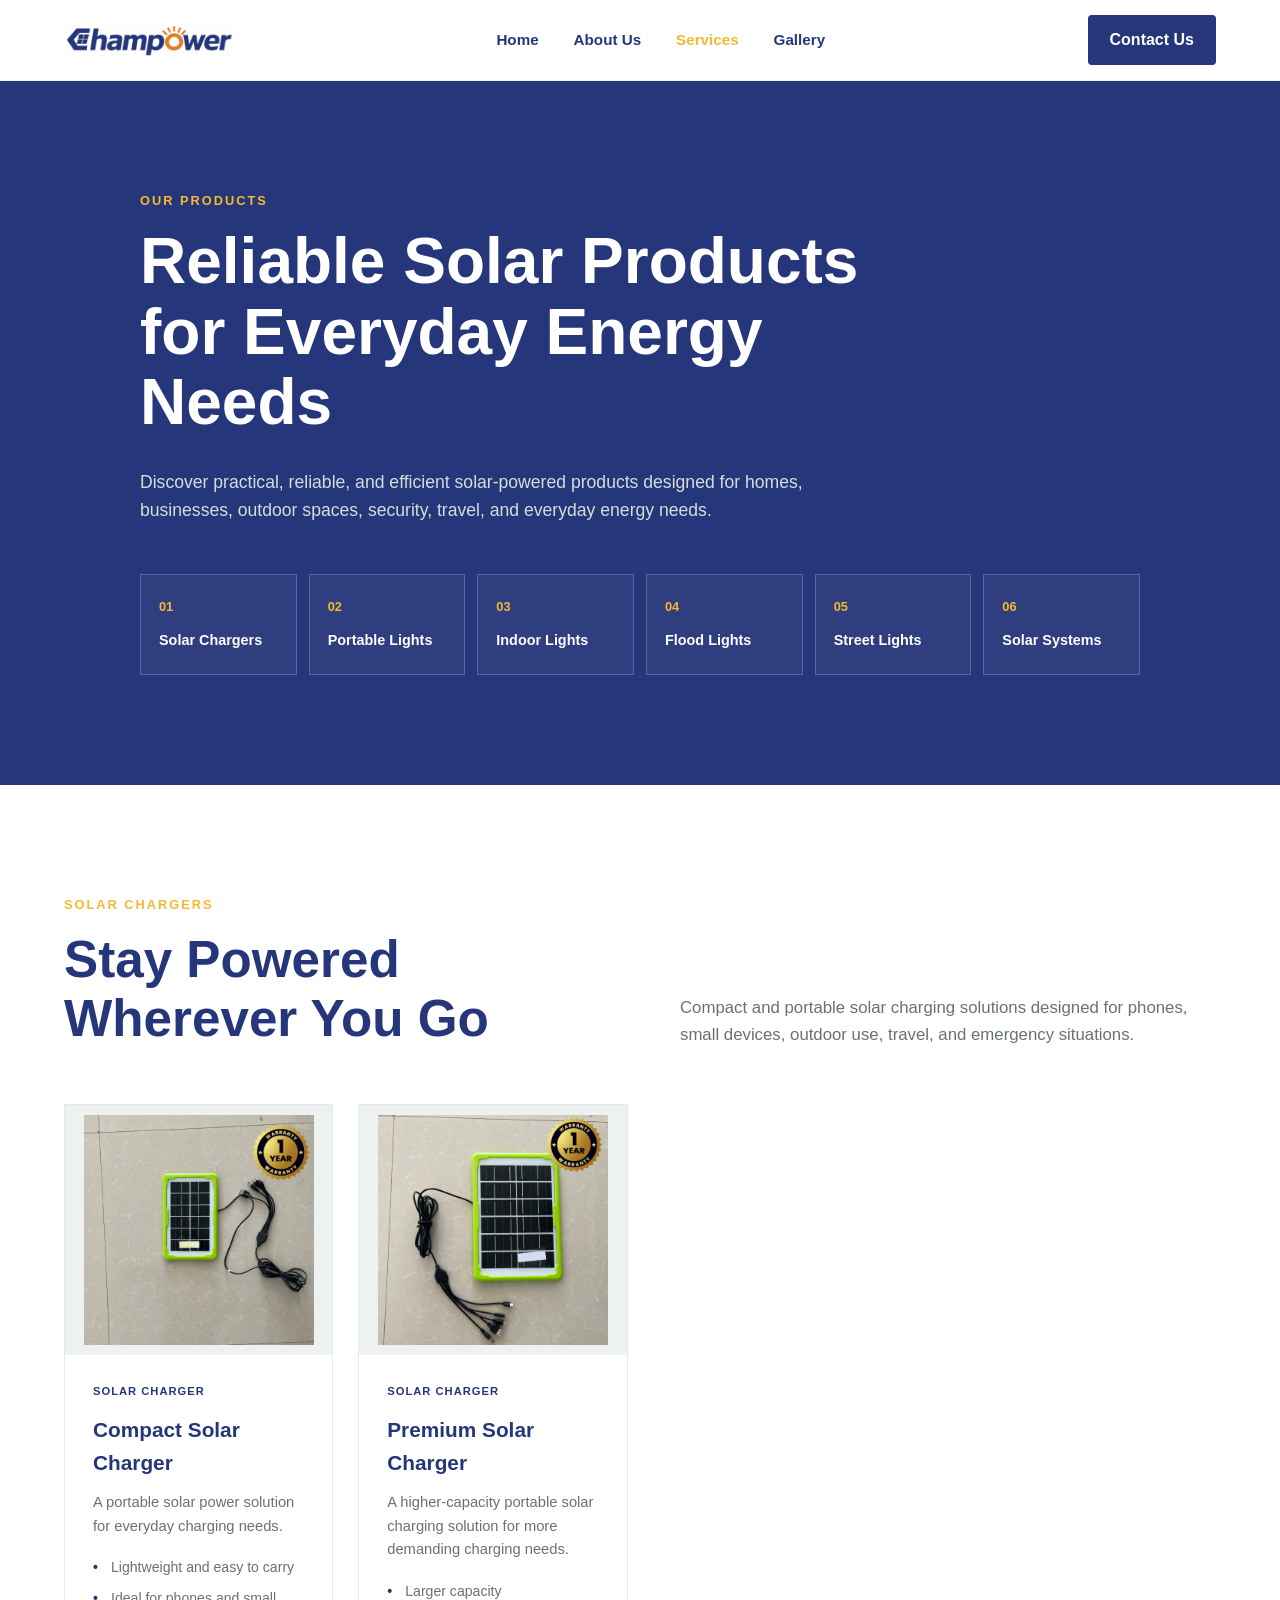
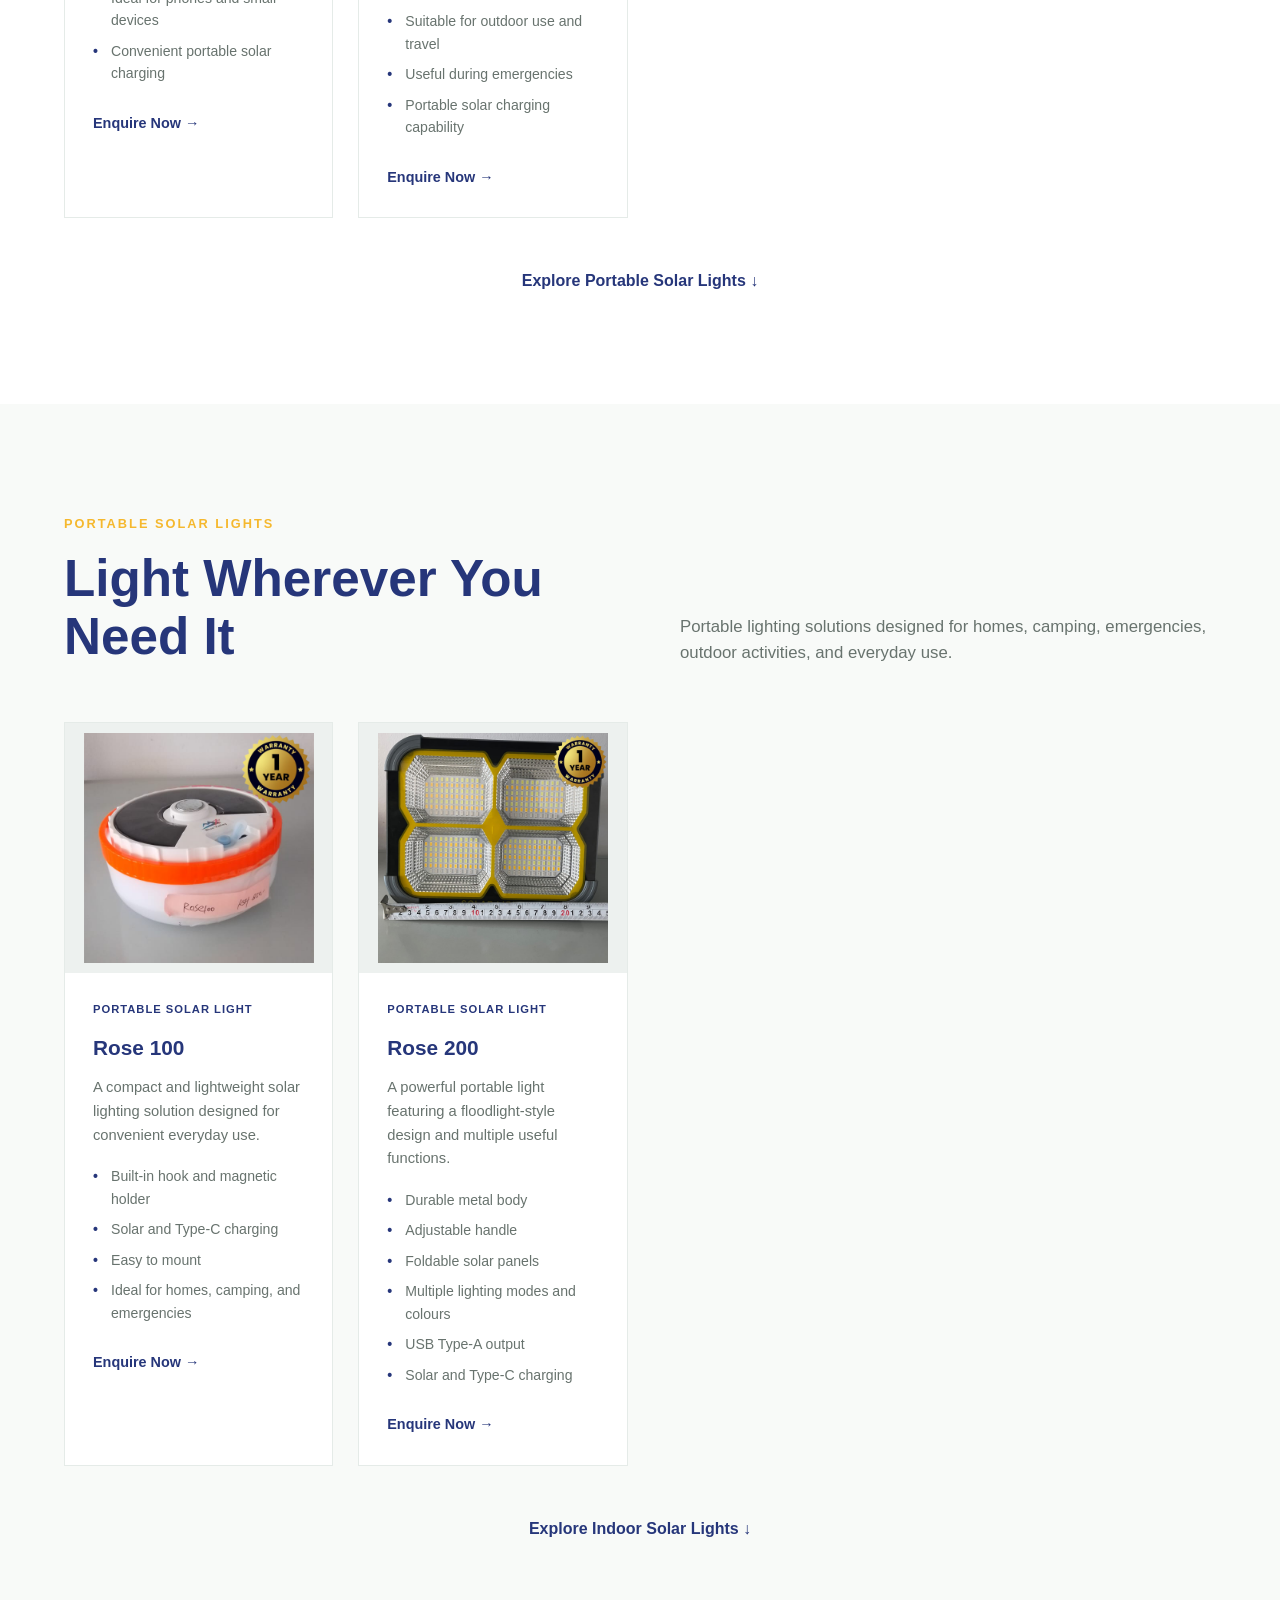
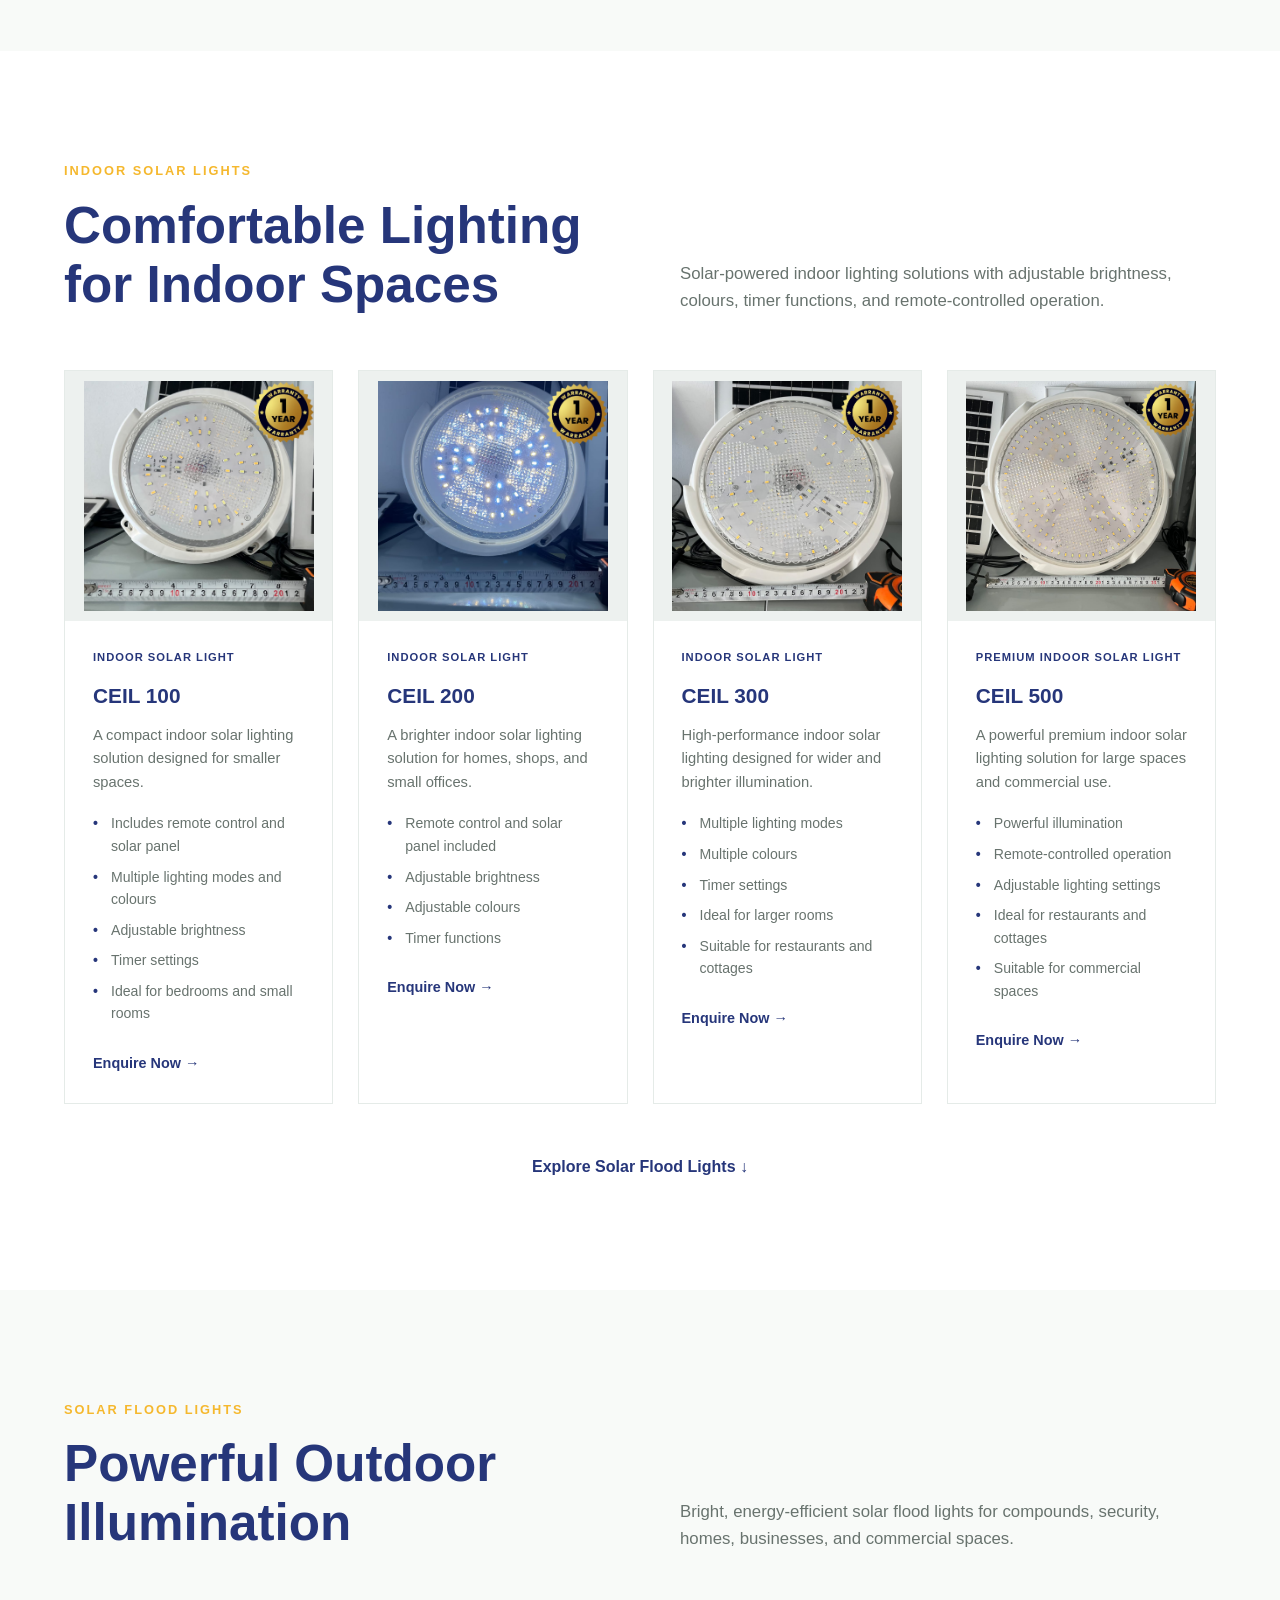
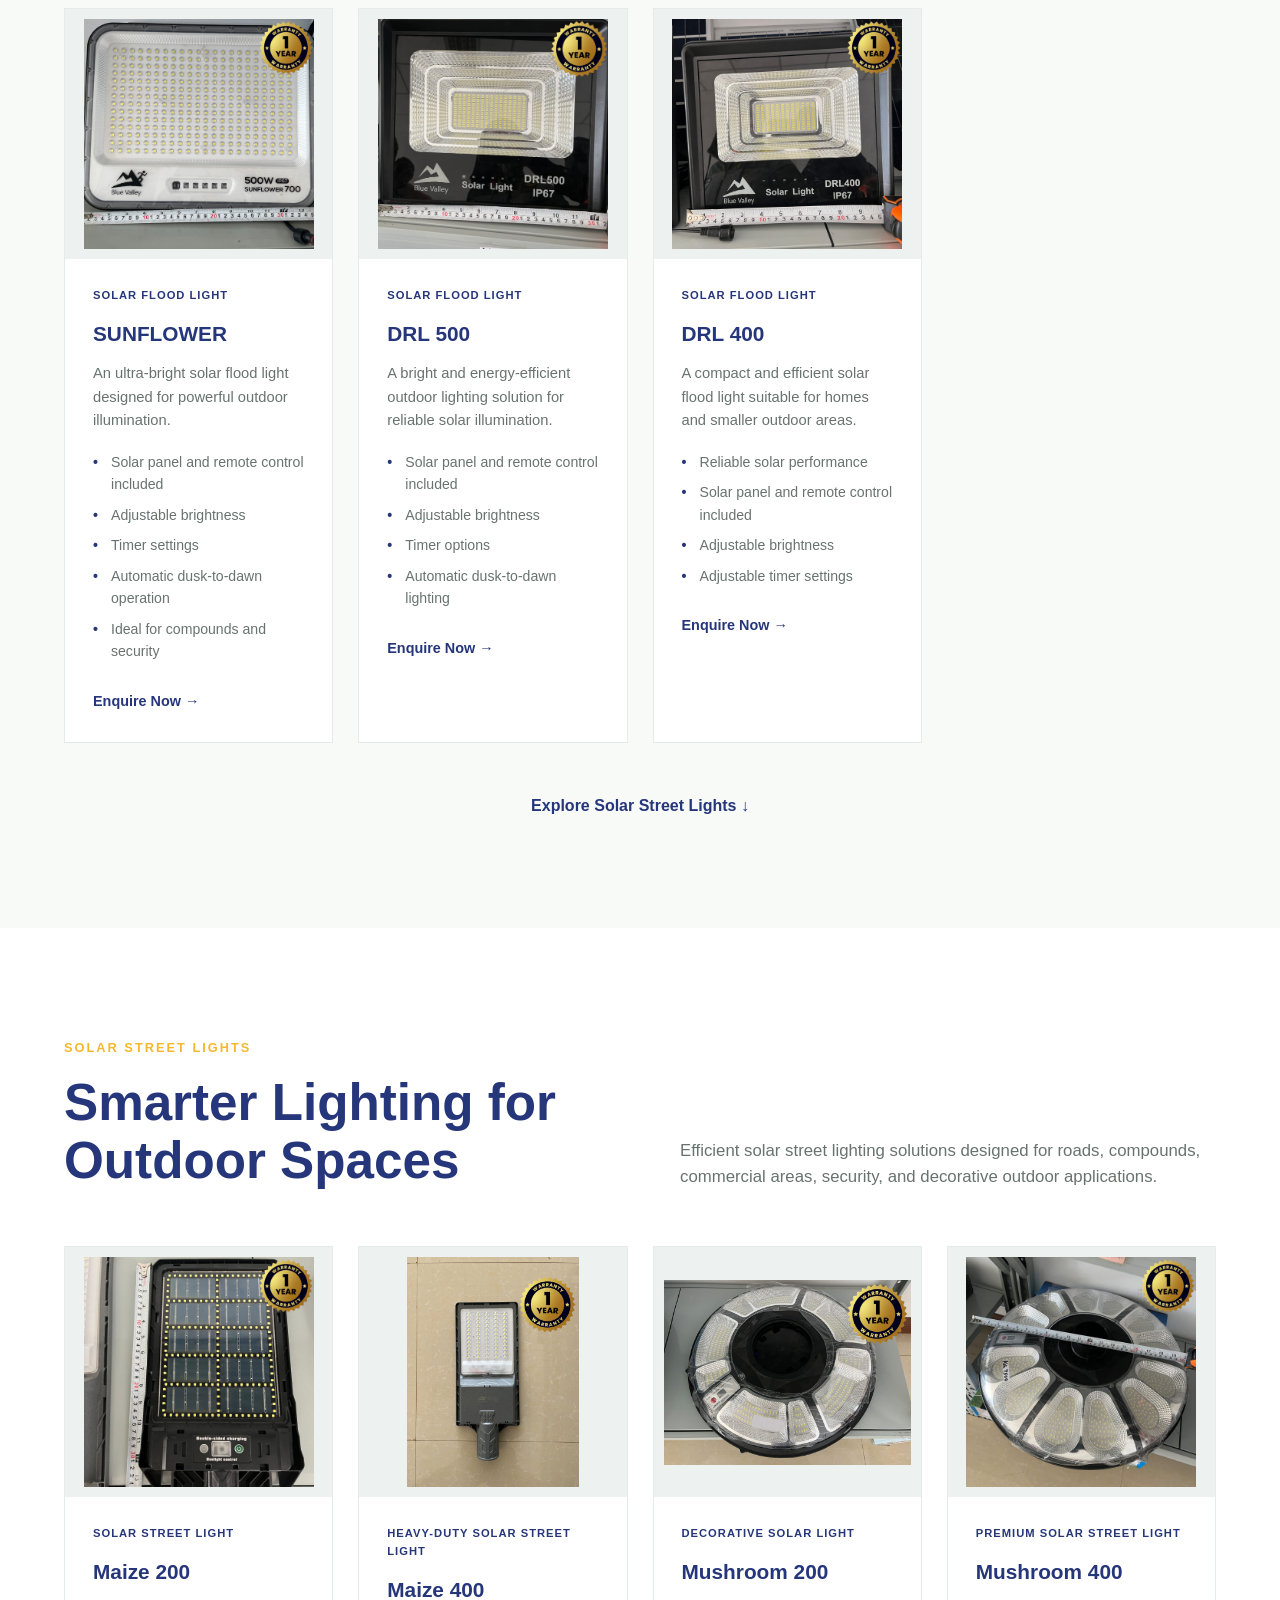
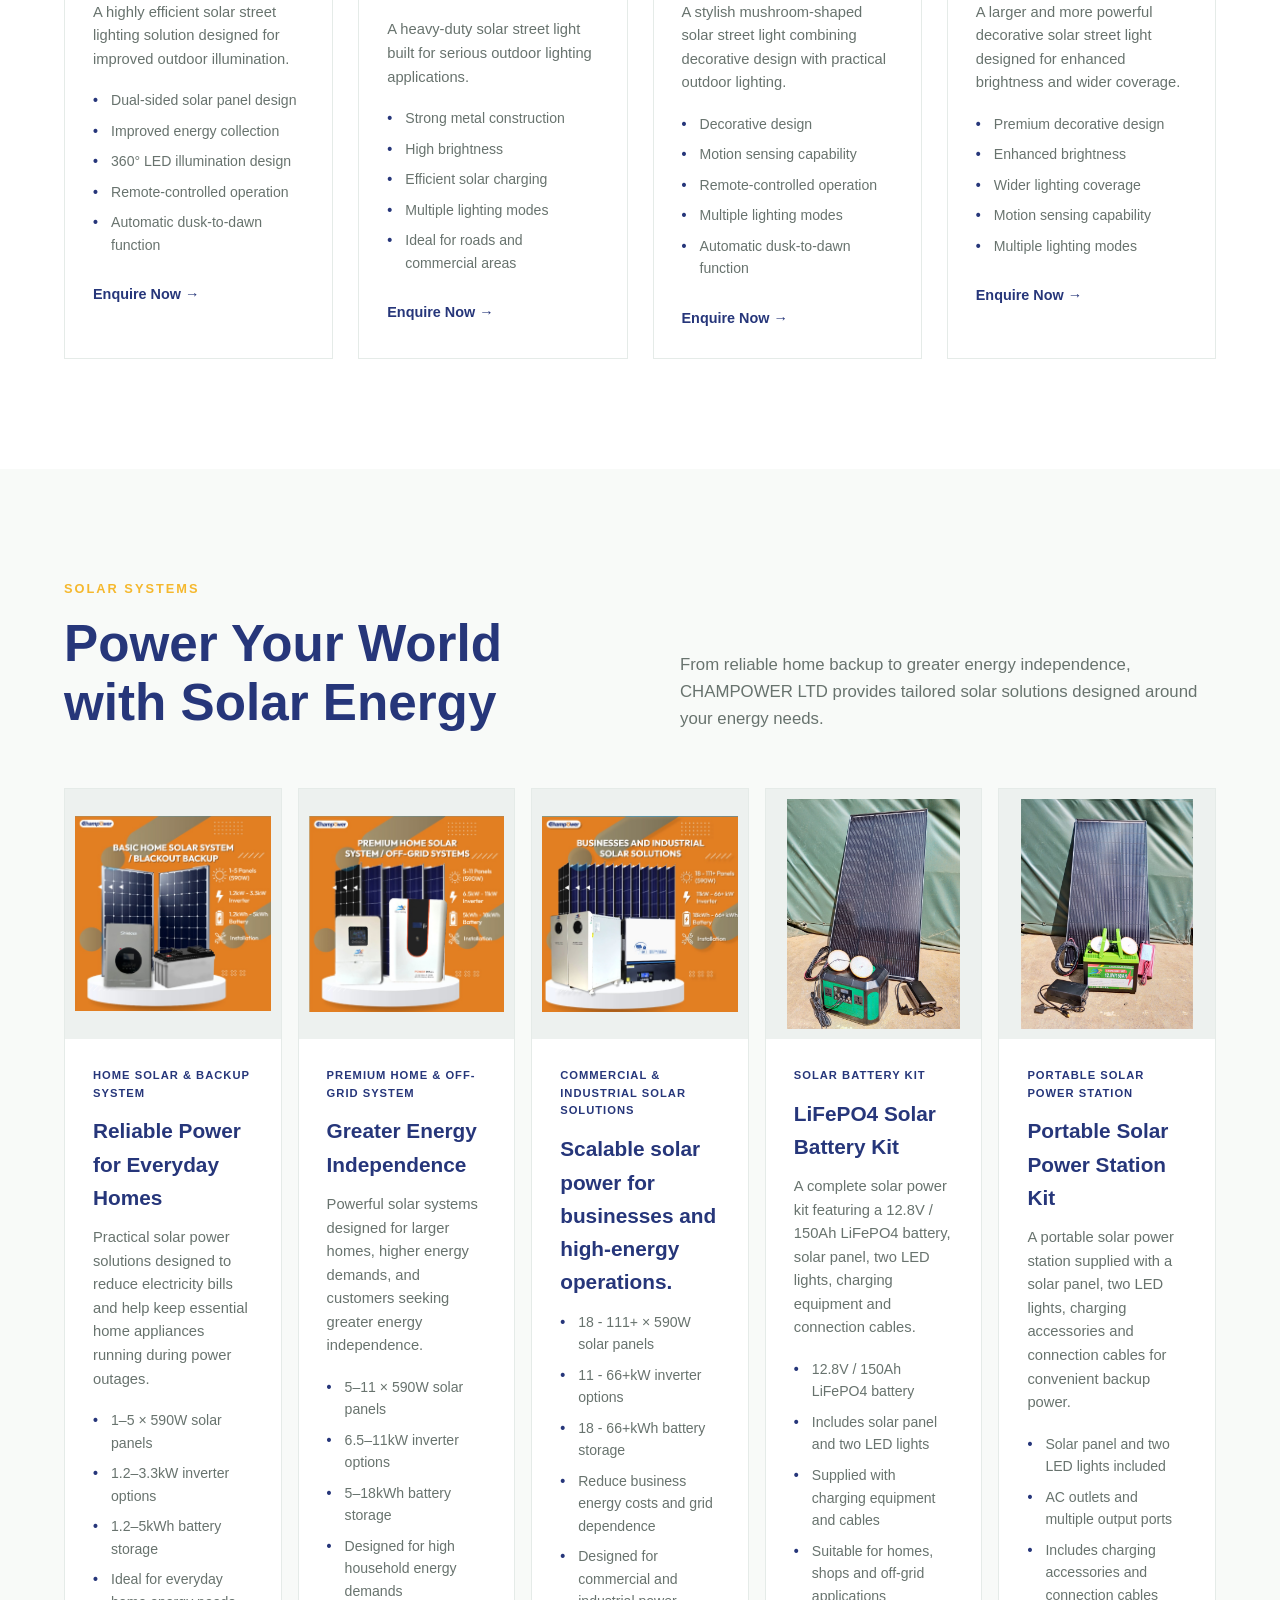
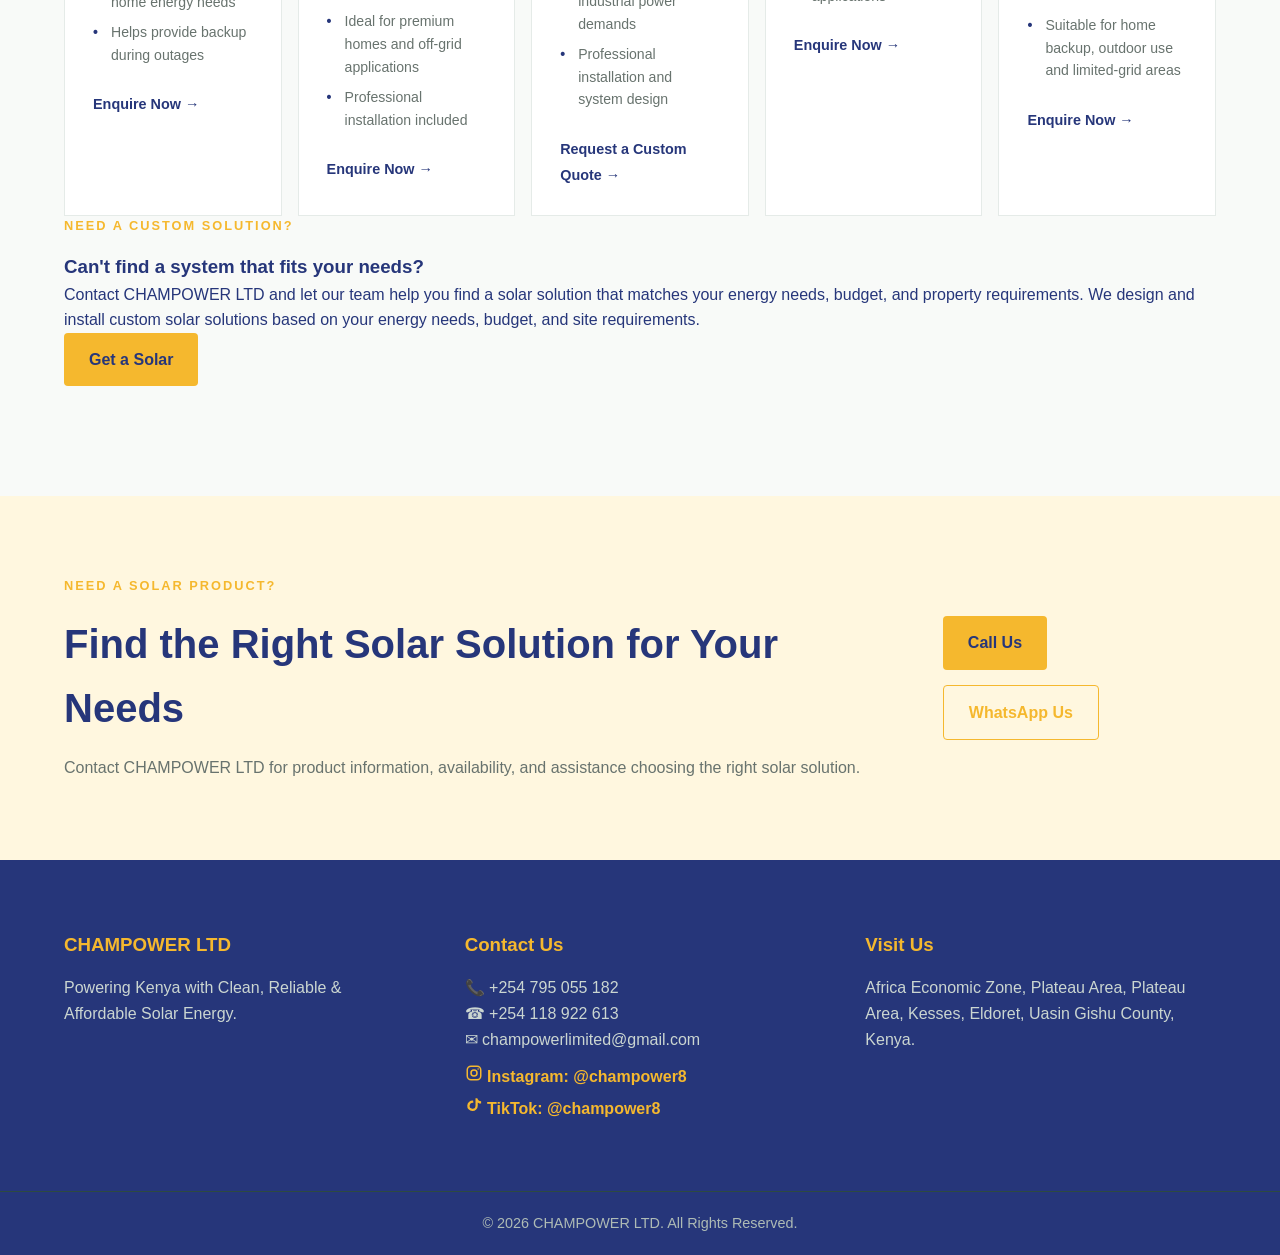
<file: services.html>
<!DOCTYPE html>
<html lang="en">

<head>

    <meta charset="UTF-8">

    <meta name="viewport" content="width=device-width, initial-scale=1.0">

    <title>Solar Products & Solutions | CHAMPOWER LTD</title>

    <meta name="description"
        content="Explore CHAMPOWER LTD solar chargers, portable solar lights, indoor solar lights, solar flood lights, and solar street lights.">

    <meta name="keywords"
        content="solar lights Kenya, solar chargers Kenya, solar flood lights, solar street lights, indoor solar lights, CHAMPOWER LTD">
    <link rel="icon" type="image/png" href="images/favicon.png">
    <link rel="stylesheet" href="css/style.css">

</head>


<body>


    <!-- HEADER -->

    <header class="site-header">

        <div class="container header-container">


            <a href="index.html" class="logo">

                <img src="images/champower-logo.png"
                     alt="CHAMPOWER LTD Logo">

            </a>


            <nav class="main-navigation">

                <a href="index.html">
                    Home
                </a>

                <a href="about.html">
                    About Us
                </a>

                <a href="services.html" class="active">
                    Services
                </a>

                <a href="gallery.html">
                    Gallery
                </a>

            </nav>


            <a href="#contact" class="header-contact-button">
                Contact Us
            </a>

            <button class="mobile-menu-button"
                id="mobileMenuButton">

            ☰

        </button>


        </div>

    </header>


    <!-- SERVICES HERO -->

    <section class="services-hero-section">

        <div class="container services-hero-container">


            <p class="section-label">
                OUR PRODUCTS
            </p>


            <h1>

                Reliable Solar Products
                for Everyday Energy Needs

            </h1>


            <p>

                Discover practical, reliable, and efficient solar-powered
                products designed for homes, businesses, outdoor spaces,
                security, travel, and everyday energy needs.

            </p>


            <!-- CATEGORY NAVIGATION -->

            <div class="services-category-navigation">


                <a href="#solar-chargers">

                    <span>01</span>

                    <strong>
                        Solar Chargers
                    </strong>

                </a>


                <a href="#portable-lights">

                    <span>02</span>

                    <strong>
                        Portable Lights
                    </strong>

                </a>


                <a href="#indoor-lights">

                    <span>03</span>

                    <strong>
                        Indoor Lights
                    </strong>

                </a>


                <a href="#flood-lights">

                    <span>04</span>

                    <strong>
                        Flood Lights
                    </strong>

                </a>


                <a href="#street-lights">

                    <span>05</span>

                    <strong>
                        Street Lights
                    </strong>

                </a>
                <a href="#solar-systems">

        <span>06</span>

        <strong>
            Solar Systems
        </strong>

    </a>


            </div>

        </div>

    </section>


    <!-- SOLAR CHARGERS -->

    <section class="product-category-section"
             id="solar-chargers">

        <div class="container">


            <div class="category-heading">


                <div>

                    <p class="section-label">
                        SOLAR CHARGERS
                    </p>


                    <h2>
                        Stay Powered
                        Wherever You Go
                    </h2>

                </div>


                <p>

                    Compact and portable solar charging solutions
                    designed for phones, small devices, outdoor use,
                    travel, and emergency situations.

                </p>

            </div>


            <div class="product-grid">


                <!-- COMPACT SOLAR CHARGER -->

                <article class="product-card">


                    <div class="product-image">

                        <img src="images/products/compact-solar-charger.jpg"
                             alt="Compact solar charger">

                    </div>


                    <div class="product-details">


                        <span class="product-label">
                            SOLAR CHARGER
                        </span>


                        <h3>
                            Compact Solar Charger
                        </h3>


                        <p>

                            A portable solar power solution for everyday
                            charging needs.

                        </p>


                        <ul>

                            <li>
                                Lightweight and easy to carry
                            </li>

                            <li>
                                Ideal for phones and small devices
                            </li>

                            <li>
                                Convenient portable solar charging
                            </li>

                        </ul>


                        <a href="#contact"
                           class="product-enquiry">

                            Enquire Now →

                        </a>

                    </div>

                </article>


                <!-- PREMIUM SOLAR CHARGER -->

                <article class="product-card">


                    <div class="product-image">

                        <img src="images/products/premium-solar-charger.jpg"
                             alt="Premium solar charger">

                    </div>


                    <div class="product-details">


                        <span class="product-label">
                            SOLAR CHARGER
                        </span>


                        <h3>
                            Premium Solar Charger
                        </h3>


                        <p>

                            A higher-capacity portable solar charging
                            solution for more demanding charging needs.

                        </p>


                        <ul>

                            <li>
                                Larger capacity
                            </li>

                            <li>
                                Suitable for outdoor use and travel
                            </li>

                            <li>
                                Useful during emergencies
                            </li>

                            <li>
                                Portable solar charging capability
                            </li>

                        </ul>


                        <a href="#contact"
                           class="product-enquiry">

                            Enquire Now →

                        </a>

                    </div>

                </article>

            </div>


            <a href="#portable-lights"
               class="next-category-link">

                Explore Portable Solar Lights ↓

            </a>

        </div>

    </section>


    <!-- PORTABLE SOLAR LIGHTS -->

    <section class="product-category-section alternate-section"
             id="portable-lights">

        <div class="container">


            <div class="category-heading">


                <div>

                    <p class="section-label">
                        PORTABLE SOLAR LIGHTS
                    </p>


                    <h2>
                        Light Wherever
                        You Need It
                    </h2>

                </div>


                <p>

                    Portable lighting solutions designed for homes,
                    camping, emergencies, outdoor activities, and
                    everyday use.

                </p>

            </div>


            <div class="product-grid">


                <!-- ROSE 100 -->

                <article class="product-card">


                    <div class="product-image">

                        <img src="images/products/rose-100.jpg"
                             alt="Rose 100 portable solar light">

                    </div>


                    <div class="product-details">


                        <span class="product-label">
                            PORTABLE SOLAR LIGHT
                        </span>


                        <h3>
                            Rose 100
                        </h3>


                        <p>

                            A compact and lightweight solar lighting
                            solution designed for convenient everyday use.

                        </p>


                        <ul>

                            <li>
                                Built-in hook and magnetic holder
                            </li>

                            <li>
                                Solar and Type-C charging
                            </li>

                            <li>
                                Easy to mount
                            </li>

                            <li>
                                Ideal for homes, camping, and emergencies
                            </li>

                        </ul>


                        <a href="#contact"
                           class="product-enquiry">

                            Enquire Now →

                        </a>

                    </div>

                </article>


                <!-- ROSE 200 -->

                <article class="product-card">


                    <div class="product-image">

                        <img src="images/products/rose-200.jpg"
                             alt="Rose 200 portable solar light">

                    </div>


                    <div class="product-details">


                        <span class="product-label">
                            PORTABLE SOLAR LIGHT
                        </span>


                        <h3>
                            Rose 200
                        </h3>


                        <p>

                            A powerful portable light featuring a
                            floodlight-style design and multiple useful
                            functions.

                        </p>


                        <ul>

                            <li>
                                Durable metal body
                            </li>

                            <li>
                                Adjustable handle
                            </li>

                            <li>
                                Foldable solar panels
                            </li>

                            <li>
                                Multiple lighting modes and colours
                            </li>

                            <li>
                                USB Type-A output
                            </li>

                            <li>
                                Solar and Type-C charging
                            </li>

                        </ul>


                        <a href="#contact"
                           class="product-enquiry">

                            Enquire Now →

                        </a>

                    </div>

                </article>

            </div>


            <a href="#indoor-lights"
               class="next-category-link">

                Explore Indoor Solar Lights ↓

            </a>

        </div>

    </section>


    <!-- INDOOR SOLAR LIGHTS -->

    <section class="product-category-section"
             id="indoor-lights">

        <div class="container">


            <div class="category-heading">


                <div>

                    <p class="section-label">
                        INDOOR SOLAR LIGHTS
                    </p>


                    <h2>
                        Comfortable Lighting
                        for Indoor Spaces
                    </h2>

                </div>


                <p>

                    Solar-powered indoor lighting solutions with
                    adjustable brightness, colours, timer functions,
                    and remote-controlled operation.

                </p>

            </div>


            <div class="product-grid">


                <!-- CEIL 100 -->

                <article class="product-card">


                    <div class="product-image">

                        <img src="images/products/ceil-100.jpg"
                             alt="CEIL 100 indoor solar light">

                    </div>


                    <div class="product-details">


                        <span class="product-label">
                            INDOOR SOLAR LIGHT
                        </span>


                        <h3>
                            CEIL 100
                        </h3>


                        <p>

                            A compact indoor solar lighting solution
                            designed for smaller spaces.

                        </p>


                        <ul>

                            <li>
                                Includes remote control and solar panel
                            </li>

                            <li>
                                Multiple lighting modes and colours
                            </li>

                            <li>
                                Adjustable brightness
                            </li>

                            <li>
                                Timer settings
                            </li>

                            <li>
                                Ideal for bedrooms and small rooms
                            </li>

                        </ul>


                        <a href="#contact"
                           class="product-enquiry">

                            Enquire Now →

                        </a>

                    </div>

                </article>


                <!-- CEIL 200 -->

                <article class="product-card">


                    <div class="product-image">

                        <img src="images/products/ceil-200.jpg"
                             alt="CEIL 200 indoor solar light">

                    </div>


                    <div class="product-details">


                        <span class="product-label">
                            INDOOR SOLAR LIGHT
                        </span>


                        <h3>
                            CEIL 200
                        </h3>


                        <p>

                            A brighter indoor solar lighting solution
                            for homes, shops, and small offices.

                        </p>


                        <ul>

                            <li>
                                Remote control and solar panel included
                            </li>

                            <li>
                                Adjustable brightness
                            </li>

                            <li>
                                Adjustable colours
                            </li>

                            <li>
                                Timer functions
                            </li>

                        </ul>


                        <a href="#contact"
                           class="product-enquiry">

                            Enquire Now →

                        </a>

                    </div>

                </article>


                <!-- CEIL 300 -->

                <article class="product-card">


                    <div class="product-image">

                        <img src="images/products/ceil-300.jpg"
                             alt="CEIL 300 indoor solar light">

                    </div>


                    <div class="product-details">


                        <span class="product-label">
                            INDOOR SOLAR LIGHT
                        </span>


                        <h3>
                            CEIL 300
                        </h3>


                        <p>

                            High-performance indoor solar lighting
                            designed for wider and brighter illumination.

                        </p>


                        <ul>

                            <li>
                                Multiple lighting modes
                            </li>

                            <li>
                                Multiple colours
                            </li>

                            <li>
                                Timer settings
                            </li>

                            <li>
                                Ideal for larger rooms
                            </li>

                            <li>
                                Suitable for restaurants and cottages
                            </li>

                        </ul>


                        <a href="#contact"
                           class="product-enquiry">

                            Enquire Now →

                        </a>

                    </div>

                </article>


                <!-- CEIL 500 -->

                <article class="product-card">


                    <div class="product-image">

                        <img src="images/products/ceil-500.jpg"
                             alt="CEIL 500 indoor solar light">

                    </div>


                    <div class="product-details">


                        <span class="product-label">
                            PREMIUM INDOOR SOLAR LIGHT
                        </span>


                        <h3>
                            CEIL 500
                        </h3>


                        <p>

                            A powerful premium indoor solar lighting
                            solution for large spaces and commercial use.

                        </p>


                        <ul>

                            <li>
                                Powerful illumination
                            </li>

                            <li>
                                Remote-controlled operation
                            </li>

                            <li>
                                Adjustable lighting settings
                            </li>

                            <li>
                                Ideal for restaurants and cottages
                            </li>

                            <li>
                                Suitable for commercial spaces
                            </li>

                        </ul>


                        <a href="#contact"
                           class="product-enquiry">

                            Enquire Now →

                        </a>

                    </div>

                </article>

            </div>


            <a href="#flood-lights"
               class="next-category-link">

                Explore Solar Flood Lights ↓

            </a>

        </div>

    </section>


    <!-- SOLAR FLOOD LIGHTS -->

    <section class="product-category-section alternate-section"
             id="flood-lights">

        <div class="container">


            <div class="category-heading">


                <div>

                    <p class="section-label">
                        SOLAR FLOOD LIGHTS
                    </p>


                    <h2>
                        Powerful Outdoor
                        Illumination
                    </h2>

                </div>


                <p>

                    Bright, energy-efficient solar flood lights for
                    compounds, security, homes, businesses, and
                    commercial spaces.

                </p>

            </div>


            <div class="product-grid">


                <!-- SUNFLOWER -->

                <article class="product-card">


                    <div class="product-image">

                        <img src="images/products/sunflower.jpg"
                             alt="SUNFLOWER solar flood light">

                    </div>


                    <div class="product-details">


                        <span class="product-label">
                            SOLAR FLOOD LIGHT
                        </span>


                        <h3>
                            SUNFLOWER
                        </h3>


                        <p>

                            An ultra-bright solar flood light designed
                            for powerful outdoor illumination.

                        </p>


                        <ul>

                            <li>
                                Solar panel and remote control included
                            </li>

                            <li>
                                Adjustable brightness
                            </li>

                            <li>
                                Timer settings
                            </li>

                            <li>
                                Automatic dusk-to-dawn operation
                            </li>

                            <li>
                                Ideal for compounds and security
                            </li>

                        </ul>


                        <a href="#contact"
                           class="product-enquiry">

                            Enquire Now →

                        </a>

                    </div>

                </article>


                <!-- DRL 500 -->

                <article class="product-card">


                    <div class="product-image">

                        <img src="images/products/drl-500.jpg"
                             alt="DRL 500 solar flood light">

                    </div>


                    <div class="product-details">


                        <span class="product-label">
                            SOLAR FLOOD LIGHT
                        </span>


                        <h3>
                            DRL 500
                        </h3>


                        <p>

                            A bright and energy-efficient outdoor lighting
                            solution for reliable solar illumination.

                        </p>


                        <ul>

                            <li>
                                Solar panel and remote control included
                            </li>

                            <li>
                                Adjustable brightness
                            </li>

                            <li>
                                Timer options
                            </li>

                            <li>
                                Automatic dusk-to-dawn lighting
                            </li>

                        </ul>


                        <a href="#contact"
                           class="product-enquiry">

                            Enquire Now →

                        </a>

                    </div>

                </article>


                <!-- DRL 400 -->

                <article class="product-card">


                    <div class="product-image">

                        <img src="images/products/drl-400.jpg"
                             alt="DRL 400 solar flood light">

                    </div>


                    <div class="product-details">


                        <span class="product-label">
                            SOLAR FLOOD LIGHT
                        </span>


                        <h3>
                            DRL 400
                        </h3>


                        <p>

                            A compact and efficient solar flood light
                            suitable for homes and smaller outdoor areas.

                        </p>


                        <ul>

                            <li>
                                Reliable solar performance
                            </li>

                            <li>
                                Solar panel and remote control included
                            </li>

                            <li>
                                Adjustable brightness
                            </li>

                            <li>
                                Adjustable timer settings
                            </li>

                        </ul>


                        <a href="#contact"
                           class="product-enquiry">

                            Enquire Now →

                        </a>

                    </div>

                </article>

            </div>


            <a href="#street-lights"
               class="next-category-link">

                Explore Solar Street Lights ↓

            </a>

        </div>

    </section>


    <!-- SOLAR STREET LIGHTS -->

    <section class="product-category-section"
             id="street-lights">

        <div class="container">


            <div class="category-heading">


                <div>

                    <p class="section-label">
                        SOLAR STREET LIGHTS
                    </p>


                    <h2>
                        Smarter Lighting
                        for Outdoor Spaces
                    </h2>

                </div>


                <p>

                    Efficient solar street lighting solutions designed
                    for roads, compounds, commercial areas, security,
                    and decorative outdoor applications.

                </p>

            </div>


            <div class="product-grid">


                <!-- MAIZE 200 -->

                <article class="product-card">


                    <div class="product-image">

                        <img src="images/products/maize-200.jpg"
                             alt="Maize 200 solar street light">

                    </div>


                    <div class="product-details">


                        <span class="product-label">
                            SOLAR STREET LIGHT
                        </span>


                        <h3>
                            Maize 200
                        </h3>


                        <p>

                            A highly efficient solar street lighting
                            solution designed for improved outdoor
                            illumination.

                        </p>


                        <ul>

                            <li>
                                Dual-sided solar panel design
                            </li>

                            <li>
                                Improved energy collection
                            </li>

                            <li>
                                360° LED illumination design
                            </li>

                            <li>
                                Remote-controlled operation
                            </li>

                            <li>
                                Automatic dusk-to-dawn function
                            </li>

                        </ul>


                        <a href="#contact"
                           class="product-enquiry">

                            Enquire Now →

                        </a>

                    </div>

                </article>


                <!-- MAIZE 400 -->

                <article class="product-card">


                    <div class="product-image">

                        <img src="images/products/maize-400.jpg"
                             alt="Maize 400 solar street light">

                    </div>


                    <div class="product-details">


                        <span class="product-label">
                            HEAVY-DUTY SOLAR STREET LIGHT
                        </span>


                        <h3>
                            Maize 400
                        </h3>


                        <p>

                            A heavy-duty solar street light built for
                            serious outdoor lighting applications.

                        </p>


                        <ul>

                            <li>
                                Strong metal construction
                            </li>

                            <li>
                                High brightness
                            </li>

                            <li>
                                Efficient solar charging
                            </li>

                            <li>
                                Multiple lighting modes
                            </li>

                            <li>
                                Ideal for roads and commercial areas
                            </li>

                        </ul>


                        <a href="#contact"
                           class="product-enquiry">

                            Enquire Now →

                        </a>

                    </div>

                </article>


                <!-- MUSHROOM 200 -->

                <article class="product-card">


                    <div class="product-image">

                        <img src="images/products/mushroom-200.jpg"
                             alt="Mushroom 200 solar street light">

                    </div>


                    <div class="product-details">


                        <span class="product-label">
                            DECORATIVE SOLAR LIGHT
                        </span>


                        <h3>
                            Mushroom 200
                        </h3>


                        <p>

                            A stylish mushroom-shaped solar street light
                            combining decorative design with practical
                            outdoor lighting.

                        </p>


                        <ul>

                            <li>
                                Decorative design
                            </li>

                            <li>
                                Motion sensing capability
                            </li>

                            <li>
                                Remote-controlled operation
                            </li>

                            <li>
                                Multiple lighting modes
                            </li>

                            <li>
                                Automatic dusk-to-dawn function
                            </li>

                        </ul>


                        <a href="#contact"
                           class="product-enquiry">

                            Enquire Now →

                        </a>

                    </div>

                </article>


                <!-- MUSHROOM 400 -->

                <article class="product-card">


                    <div class="product-image">

                        <img src="images/products/mushroom-400.jpg"
                             alt="Mushroom 400 solar street light">

                    </div>


                    <div class="product-details">


                        <span class="product-label">
                            PREMIUM SOLAR STREET LIGHT
                        </span>


                        <h3>
                            Mushroom 400
                        </h3>


                        <p>

                            A larger and more powerful decorative solar
                            street light designed for enhanced brightness
                            and wider coverage.

                        </p>


                        <ul>

                            <li>
                                Premium decorative design
                            </li>

                            <li>
                                Enhanced brightness
                            </li>

                            <li>
                                Wider lighting coverage
                            </li>

                            <li>
                                Motion sensing capability
                            </li>

                            <li>
                                Multiple lighting modes
                            </li>

                        </ul>


                        <a href="#contact"
                           class="product-enquiry">

                            Enquire Now →

                        </a>

                    </div>

                </article>

            </div>

        </div>

    </section>

    <!-- SOLAR SYSTEMS -->

<section class="product-category-section alternate-section"
         id="solar-systems">

    <div class="container">


        <div class="category-heading">


            <div>

                <p class="section-label">
                    SOLAR SYSTEMS
                </p>


                <h2>
                    Power Your World
                    with Solar Energy
                </h2>

            </div>


            <p>

                From reliable home backup to greater energy
                independence, CHAMPOWER LTD provides tailored
                solar solutions designed around your energy needs.

            </p>

        </div>


        <div class="product-grid">


            <!-- HOME SOLAR & BACKUP SYSTEMS -->

            <article class="product-card">


                <div class="product-image">

                    <img src="images/products/home-solar-system.jpg"
                         alt="Home solar and backup system">

                </div>


                <div class="product-details">


                    <span class="product-label">
                        HOME SOLAR & BACKUP SYSTEM
                    </span>


                    <h3>
                        Reliable Power for Everyday Homes
                    </h3>


                    <p>

                        Practical solar power solutions designed to
                        reduce electricity bills and help keep essential
                        home appliances running during power outages.

                    </p>


                    <ul>

                        <li>
                            1–5 × 590W solar panels
                        </li>


                        <li>
                            1.2–3.3kW inverter options
                        </li>


                        <li>
                            1.2–5kWh battery storage
                        </li>


                        <li>
                            Ideal for everyday home energy needs
                        </li>


                        <li>
                            Helps provide backup during outages
                        </li>

                    </ul>


                    <a href="#contact"
                       class="product-enquiry">

                        Enquire Now →

                    </a>

                </div>

            </article>


            <!-- PREMIUM HOME & OFF-GRID SYSTEMS -->

            <article class="product-card">


                <div class="product-image">

                    <img src="images/products/premium-solar-system.jpg"
                         alt="Premium home and off-grid solar system">

                </div>


                <div class="product-details">


                    <span class="product-label">
                        PREMIUM HOME & OFF-GRID SYSTEM
                    </span>


                    <h3>
                        Greater Energy Independence
                    </h3>


                    <p>

                        Powerful solar systems designed for larger homes,
                        higher energy demands, and customers seeking
                        greater energy independence.

                    </p>


                    <ul>

                        <li>
                            5–11 × 590W solar panels
                        </li>


                        <li>
                            6.5–11kW inverter options
                        </li>


                        <li>
                            5–18kWh battery storage
                        </li>


                        <li>
                            Designed for high household energy demands
                        </li>


                        <li>
                            Ideal for premium homes and off-grid applications
                        </li>


                        <li>
                            Professional installation included
                        </li>

                    </ul>


                    <a href="#contact"
                       class="product-enquiry">

                        Enquire Now →

                    </a>

                </div>

            </article>


            <!-- CUSTOM SOLAR SOLUTIONS -->

            <article class="product-card">


                <div class="product-image">

                    <img src="images/products/custom-solar-solution.jpg"
                         alt="Custom solar energy solution">

                </div>


                <div class="product-details">


                    <span class="product-label">
                     COMMERCIAL & INDUSTRIAL SOLAR SOLUTIONS
                    </span>


                    <h3>
                        Scalable solar power for businesses and high-energy operations.
                    </h3>


                    <ul>

                        <li>
                             18 - 111+ × 590W solar panels
                        </li>


                        <li>
                             11 - 66+kW inverter options
                        </li>


                        <li>
                            18 - 66+kWh battery storage
                        </li>


                        <li>
                            Reduce business energy costs and grid dependence
                        </li>


                        <li>
                             Designed for commercial and industrial power demands
                        </li>


                        <li>
                            Professional installation and system design
                        </li>

                    </ul>


                    <a href="#contact"
                       class="product-enquiry">

                        Request a Custom Quote →

                    </a>

                </div>

            </article>


            <!-- LITHIUM SOLAR BATTERY KIT -->

            <article class="product-card">

                <div class="product-image">

                    <img src="images/products/solar-lifepo4-battery-kit.jpeg"
                         alt="LiFePO4 solar battery kit with solar panel and LED lights">

                </div>

                <div class="product-details">

                    <span class="product-label">
                        SOLAR BATTERY KIT
                    </span>

                    <h3>
                        LiFePO4 Solar Battery Kit
                    </h3>

                    <p>
                        A complete solar power kit featuring a 12.8V / 150Ah LiFePO4 battery,
                        solar panel, two LED lights, charging equipment and connection cables.
                    </p>

                    <ul>

                        <li>
                            12.8V / 150Ah LiFePO4 battery
                        </li>

                        <li>
                            Includes solar panel and two LED lights
                        </li>

                        <li>
                            Supplied with charging equipment and cables
                        </li>

                        <li>
                            Suitable for homes, shops and off-grid applications
                        </li>

                    </ul>

                    <a href="#contact"
                       class="product-enquiry">

                        Enquire Now →

                    </a>

                </div>

            </article>


            <!-- PORTABLE SOLAR POWER STATION KIT -->

            <article class="product-card">

                <div class="product-image">

                    <img src="images/products/portable-solar-power-station-kit.jpeg"
                         alt="Portable solar power station kit with solar panel and LED lights">

                </div>

                <div class="product-details">

                    <span class="product-label">
                        PORTABLE SOLAR POWER STATION
                    </span>

                    <h3>
                        Portable Solar Power Station Kit
                    </h3>

                    <p>
                        A portable solar power station supplied with a solar panel, two LED lights,
                        charging accessories and connection cables for convenient backup power.
                    </p>

                    <ul>

                        <li>
                            Solar panel and two LED lights included
                        </li>

                        <li>
                            AC outlets and multiple output ports
                        </li>

                        <li>
                            Includes charging accessories and connection cables
                        </li>

                        <li>
                            Suitable for home backup, outdoor use and limited-grid areas
                        </li>

                    </ul>

                    <a href="#contact"
                       class="product-enquiry">

                        Enquire Now →

                    </a>

                </div>

            </article>


        </div>


        <!-- CUSTOM SOLAR CTA -->

        <div class="solar-systems-cta">


            <p class="section-label">
                NEED A CUSTOM SOLUTION?
            </p>


            <h3>
                Can't find a system that fits your needs?
            </h3>


            <p>

                Contact CHAMPOWER LTD and let our team help you
                find a solar solution that matches your energy needs,
                budget, and property requirements. We design and install custom solar solutions based on your energy needs, budget, and site requirements.

            </p>


            <a href="#contact"
               class="primary-button">

                Get a Solar 

            </a>

        </div>

    </div>

</section>


    <!-- CONTACT CTA -->

    <section class="contact-cta-section"
             id="contact">

        <div class="container contact-cta-container">


            <div>

                <p class="section-label">
                    NEED A SOLAR PRODUCT?
                </p>


                <h2>
                    Find the Right Solar
                    Solution for Your Needs
                </h2>


                <p>

                    Contact CHAMPOWER LTD for product information,
                    availability, and assistance choosing the right
                    solar solution.

                </p>

            </div>


            <div class="contact-cta-buttons">


                <a href="tel:+254795055182"
                   class="primary-button">

                    Call Us

                </a>


                <a href="https://wa.me/254795055182"
                   class="secondary-button">

                    WhatsApp Us

                </a>

            </div>

        </div>

    </section>


    <!-- FOOTER -->

    <footer class="site-footer">

        <div class="container footer-container">


            <div>

                <h3>
                    CHAMPOWER LTD
                </h3>


                <p>
                    Powering Kenya with Clean, Reliable
                    & Affordable Solar Energy.
                </p>

            </div>


            <div>

                <h3>
                    Contact Us
                </h3>


                <p>
                    📞 +254 795 055 182
                </p>


                <p>
                    ☎ +254 118 922 613
                </p>


                <p>
                    ✉ champowerlimited@gmail.com
                </p>


                <div class="social-links" aria-label="Social media links">

                    <a href="https://www.instagram.com/champower8/"
                       target="_blank"
                       rel="noopener noreferrer">
                        <span class="social-icon" aria-hidden="true">
                            <svg viewBox="0 0 24 24" role="img"><rect x="3" y="3" width="18" height="18" rx="5" fill="none" stroke="currentColor" stroke-width="2"/><circle cx="12" cy="12" r="4" fill="none" stroke="currentColor" stroke-width="2"/><circle cx="17.5" cy="6.5" r="1" fill="currentColor"/></svg>
                        </span>
                        Instagram: @champower8
                    </a>

                    <a href="https://www.tiktok.com/@champower8"
                       target="_blank"
                       rel="noopener noreferrer">
                        <span class="social-icon" aria-hidden="true">
                            <svg viewBox="0 0 24 24" role="img"><path d="M14 3v10.1a3.9 3.9 0 1 1-3-3.8V6.2A7 7 0 1 0 17 13V8.5c1.3 1 2.8 1.6 4.5 1.6V7a5.2 5.2 0 0 1-3.6-1.5A5.1 5.1 0 0 1 16.4 3H14Z" fill="currentColor"/></svg>
                        </span>
                        TikTok: @champower8
                    </a>

                </div>

            </div>


            <div>

                <h3>
                    Visit Us
                </h3>


                <p>
                    Africa Economic Zone, Plateau Area,
                    Plateau Area, Kesses, Eldoret,
                    Uasin Gishu County, Kenya.
                </p>

            </div>

        </div>


        <div class="footer-bottom">

            <p>
                © 2026 CHAMPOWER LTD.
                All Rights Reserved.
            </p>

        </div>

    </footer>
   <script src="js/mobile-menu.js"></script>

</body>

</html>
</file>
<file: css/style.css>
/* ========================================
   GLOBAL RESET
======================================== */

* {
    margin: 0;
    padding: 0;
    box-sizing: border-box;
}


:root {
--primary-dark: #26367A;

    --secondary-dark: #26367A;

    --solar-yellow: #f5b82e;

    --solar-light: #fff7df;

    --green: #26367A;

    --light-background: #f8faf8;

    --white: #ffffff;

    --text-dark: #26367A;

    --text-light: #68736e;

}


html {
    scroll-behavior: smooth;
}


body {

    font-family: Arial, Helvetica, sans-serif;

    color: var(--text-dark);

    background: var(--white);

    line-height: 1.6;

}


a {

    text-decoration: none;

    color: inherit;

}


.container {

    width: 90%;

    max-width: 1200px;

    margin: auto;

}


/* ========================================
   HEADER
======================================== */

.site-header {

    background: var(--white);

    border-bottom: 1px solid #eeeeee;

    position: sticky;

    top: 0;

    z-index: 1000;

}


.header-container {

    min-height: 80px;

    display: flex;

    align-items: center;

    justify-content: space-between;

}


/* LOGO */


/* NAVIGATION */

.main-navigation {

    display: flex;

    gap: 35px;

}


.main-navigation a {

    font-size: 0.95rem;

    font-weight: 600;

    color: var(--text-dark);

    transition: 0.3s ease;

}


.main-navigation a:hover,

.main-navigation a.active {

    color: var(--solar-yellow);

}


/* CONTACT BUTTON */

.header-contact-button {

    background: var(--primary-dark);

    color: var(--white);

    padding: 12px 22px;

    border-radius: 4px;

    font-weight: 600;

    transition: 0.3s ease;

}


.header-contact-button:hover {

    background: var(--solar-yellow);

    color: var(--primary-dark);

}


/* MOBILE MENU */

.mobile-menu-button {

    display: none;

    background: none;

    border: none;

    font-size: 1.8rem;

    cursor: pointer;

}


/* ========================================
   HERO SECTION
======================================== */

.hero-section {

    background: var(--primary-dark);

    color: var(--white);

    min-height: 650px;

    display: flex;

    align-items: center;

}


.hero-container {

    display: grid;

    grid-template-columns: 1fr 1fr;

    align-items: center;

    gap: 60px;

}


.hero-label,

.section-label {

    color: var(--solar-yellow);

    font-size: 0.8rem;

    font-weight: 700;

    letter-spacing: 2px;

    margin-bottom: 15px;

}


.hero-content h1 {

    font-size: clamp(2.5rem, 5vw, 4.5rem);

    line-height: 1.1;

    max-width: 650px;

    margin-bottom: 25px;

}


.hero-content h1 span {

    color: var(--solar-yellow);

}


.hero-description {

    max-width: 600px;

    color: #d4ded9;

    font-size: 1.05rem;

    margin-bottom: 35px;

}


/* BUTTONS */

.hero-buttons {

    display: flex;

    gap: 15px;

    flex-wrap: wrap;

}


.primary-button,

.secondary-button {

    display: inline-block;

    padding: 14px 25px;

    border-radius: 4px;

    font-weight: 700;

    transition: 0.3s ease;

}


.primary-button {

    background: var(--solar-yellow);

    color: var(--primary-dark);

}


.primary-button:hover {

    transform: translateY(-3px);

    background: #ffd267;

}


.secondary-button {

    border: 1px solid var(--solar-yellow);

    color: var(--solar-yellow);

}


.secondary-button:hover {

    background: var(--solar-yellow);

    color: var(--primary-dark);

}


/* HERO VISUAL */

.hero-visual {

    display: flex;

    justify-content: center;

    align-items: center;

}


.hero-circle {

    width: 380px;

    height: 380px;

    border-radius: 50%;

    background: linear-gradient(
        135deg,
        var(--solar-yellow),
        var(--green)
    );

    display: flex;

    align-items: center;

    justify-content: center;

    box-shadow: 0 20px 60px rgba(0, 0, 0, 0.3);

}


.solar-icon {

    font-size: 8rem;

}


/* ========================================
   SECTIONS
======================================== */

.about-preview-section,

.services-preview-section,

.why-us-section {

    padding: 100px 0;

}


.about-preview-section {

    background: var(--light-background);

}


.about-preview-container {

    max-width: 800px;

    text-align: center;

}


.about-preview-container h2,

.section-heading h2 {

    font-size: clamp(2rem, 4vw, 3rem);

    line-height: 1.2;

    margin-bottom: 25px;

}


.about-preview-container p {

    color: var(--text-light);

    margin-bottom: 15px;

}


.text-link {

    display: inline-block;

    margin-top: 20px;

    font-weight: 700;

    color: var(--green);

}


/* SECTION HEADING */

.section-heading {

    text-align: center;

    max-width: 700px;

    margin: 0 auto 50px;

}


.section-heading > p:not(.section-label) {

    color: var(--text-light);

}


/* SERVICES */

.services-grid {

    display: grid;

    grid-template-columns: repeat(4, 1fr);

    gap: 25px;

}


.service-card {

    padding: 30px;

    border: 1px solid #e8ece9;

    border-radius: 8px;

    transition: 0.3s ease;

}


.service-card:hover {

    transform: translateY(-8px);

    box-shadow: 0 15px 35px rgba(0, 0, 0, 0.08);

}


.service-icon {

    font-size: 2.5rem;

    margin-bottom: 20px;

}


.service-card h3 {

    margin-bottom: 12px;

}


.service-card p {

    color: var(--text-light);

    font-size: 0.95rem;

}


.services-button-container {

    text-align: center;

    margin-top: 45px;

}


/* WHY US */

.why-us-section {

    background: var(--primary-dark);

    color: var(--white);

}


.why-us-section .section-heading h2 {

    color: var(--white);

}


.why-us-grid {

    display: grid;

    grid-template-columns: repeat(4, 1fr);

    gap: 25px;

}


.why-us-item {

    padding: 25px;

    border-left: 2px solid var(--solar-yellow);

}


.why-us-item h3 {

    color: var(--solar-yellow);

    margin-bottom: 10px;

}


.why-us-item p {

    color: #cbd6d1;

}


/* ========================================
   CONTACT CTA
======================================== */

.contact-cta-section {

    background: var(--solar-light);

    padding: 80px 0;

}


.contact-cta-container {

    display: flex;

    align-items: center;

    justify-content: space-between;

    gap: 40px;

}


.contact-cta-container h2 {

    font-size: 2.5rem;

    margin-bottom: 15px;

}


.contact-cta-container p:not(.section-label) {

    color: var(--text-light);

}


.contact-cta-buttons {

    display: flex;

    gap: 15px;

    flex-wrap: wrap;

}


/* ========================================
   FOOTER
======================================== */

.site-footer {

    background: var(--primary-dark);

    color: var(--white);

}


.footer-container {

    padding: 70px 0;

    display: grid;

    grid-template-columns: repeat(3, 1fr);

    gap: 50px;

}


.footer-container h3 {

    color: var(--solar-yellow);

    margin-bottom: 15px;

}


.footer-container p {

    color: #cbd6d1;

}


.footer-bottom {

    text-align: center;

    border-top: 1px solid #2d4a41;

    padding: 20px;

    color: #aebbb5;

    font-size: 0.9rem;

}


/* ========================================
   RESPONSIVE DESIGN
======================================== */
@media (max-width: 900px) {

    .main-navigation {

        display: none;

        position: absolute;

        top: 80px;

        left: 0;

        width: 100%;

        background: var(--white);

        flex-direction: column;

        gap: 0;

        padding: 20px 5%;

        box-shadow: 0 10px 20px rgba(0, 0, 0, 0.08);

    }


    .main-navigation.active {

        display: flex;

    }


    .main-navigation a {

        padding: 15px 0;

        border-bottom: 1px solid #eeeeee;

    }


    .header-contact-button {

        display: none;

    }


    .mobile-menu-button {

        display: block;

        background: none;

        border: none;

        font-size: 1.8rem;

        cursor: pointer;

    }


    .hero-container {

        grid-template-columns: 1fr;

        padding: 80px 0;

    }


    .hero-visual {

        display: none;

    }


    .services-grid,

    .why-us-grid {

        grid-template-columns: repeat(2, 1fr);

    }


    .contact-cta-container {

        flex-direction: column;

        align-items: flex-start;

    }


    .footer-container {

        grid-template-columns: 1fr;

    }

}
@media (max-width: 600px) {


    .hero-content h1 {

        font-size: 2.5rem;

    }


    .services-grid,

    .why-us-grid {

        grid-template-columns: 1fr;

    }


    .about-preview-section,

    .services-preview-section,

    .why-us-section {

        padding: 70px 0;

    }


    .contact-cta-container h2 {

        font-size: 2rem;

    }

}

/* ========================================
   ABOUT HERO SECTION
======================================== */

.about-hero-section {

    background: var(--primary-dark);

    color: var(--white);

    padding: 110px 0;

}


.about-hero-container {

    display: grid;

    grid-template-columns: 1.5fr 1fr;

    align-items: center;

    gap: 80px;

}


.about-hero-content h1 {

    font-size: clamp(2.8rem, 5vw, 4.5rem);

    line-height: 1.1;

    max-width: 750px;

    margin-bottom: 30px;

}


.about-hero-content h1 span {

    color: var(--solar-yellow);

}


.about-hero-content > p:not(.section-label) {

    max-width: 650px;

    color: #d4ded9;

    font-size: 1.1rem;

}


.about-hero-badge {

    border: 1px solid rgba(255, 255, 255, 0.2);

    padding: 40px;

    background: rgba(255, 255, 255, 0.04);

}


.about-year {

    display: flex;

    flex-direction: column;

}


.about-year strong {

    font-size: 4rem;

    color: var(--solar-yellow);

    line-height: 1;

}


.about-year span {

    color: #cbd6d1;

    margin-top: 10px;

}


.about-badge-line {

    width: 60px;

    height: 2px;

    background: var(--solar-yellow);

    margin: 30px 0;

}


.about-badge-text {

    color: #d4ded9;

    font-size: 1.05rem;

}


/* ========================================
   COMPANY INTRODUCTION
======================================== */

.company-introduction-section {

    padding: 110px 0;

    background: var(--white);

}


.company-introduction-container {

    display: grid;

    grid-template-columns: 1.2fr 0.8fr;

    gap: 80px;

    align-items: center;

}


.company-introduction-content h2 {

    font-size: clamp(2rem, 4vw, 3.2rem);

    line-height: 1.2;

    margin-bottom: 30px;

}


.company-introduction-content p:not(.section-label) {

    color: var(--text-light);

    margin-bottom: 20px;

}


.company-introduction-highlight {

    display: flex;

    flex-direction: column;

    gap: 20px;

}


.highlight-card {

    padding: 35px;

    background: var(--light-background);

    border-left: 4px solid var(--accent-blue);

}


.highlight-number {

    display: block;

    color: var(--accent-blue);

    font-size: 0.85rem;

    font-weight: 700;

    margin-bottom: 15px;

}


.highlight-card h3 {

    margin-bottom: 12px;

}


.highlight-card p {

    color: var(--text-light);

}


/* ========================================
   COMPANY JOURNEY
======================================== */

.company-journey-section {

    padding: 110px 0;

    background: var(--light-background);

}


.journey-timeline {

    max-width: 900px;

    margin: auto;

}


.timeline-item {

    display: grid;

    grid-template-columns: 150px 1fr;

    gap: 40px;

    padding: 35px 0;

    border-bottom: 1px solid #e2e8e5;

}


.timeline-item:last-child {

    border-bottom: none;

}


.timeline-year {

    font-size: 1.5rem;

    font-weight: 800;

    color: var(--accent-blue);

}


.timeline-content h3 {

    margin-bottom: 10px;

}


.timeline-content p {

    color: var(--text-light);

}


/* ========================================
   MISSION AND VISION
======================================== */

.mission-vision-section {

    padding: 110px 0;

    background: var(--primary-dark);

}


.mission-vision-grid {

    display: grid;

    grid-template-columns: 1fr 1fr;

    gap: 30px;

}


.mission-vision-card {

    padding: 50px;

    min-height: 400px;

}


.mission-card {

    background: var(--accent-blue);

    color: var(--white);

}


.vision-card {

    background: #1c332d;

    color: var(--white);

}


.mission-vision-card .section-label {

    margin-top: 25px;

}


.mission-vision-card h2 {

    font-size: 2.2rem;

    line-height: 1.2;

    margin-bottom: 25px;

}


.mission-vision-card > p:last-child {

    color: #d4ded9;

}


.mission-icon {

    font-size: 3rem;

    color: var(--solar-yellow);

}


/* ========================================
   CORE VALUES
======================================== */

.core-values-section {

    padding: 110px 0;

    background: var(--white);

}


.values-grid {

    display: grid;

    grid-template-columns: repeat(3, 1fr);

    gap: 25px;

}


.value-card {

    padding: 35px;

    border: 1px solid #e8ece9;

    transition: 0.3s ease;

}


.value-card:hover {

    transform: translateY(-6px);

    border-color: var(--accent-blue);

    box-shadow: 0 15px 35px rgba(0, 0, 0, 0.07);

}


.value-number {

    display: block;

    color: var(--accent-blue);

    font-size: 0.85rem;

    font-weight: 800;

    margin-bottom: 20px;

}


.value-card h3 {

    margin-bottom: 12px;

}


.value-card p {

    color: var(--text-light);

}


/* ========================================
   AREAS WE SERVE
======================================== */

.areas-section {

    padding: 110px 0;

    background: var(--light-background);

}


.areas-container {

    display: grid;

    grid-template-columns: 0.9fr 1.1fr;

    gap: 80px;

    align-items: center;

}


.areas-content h2 {

    font-size: clamp(2rem, 4vw, 3.2rem);

    line-height: 1.2;

    margin-bottom: 25px;

}


.areas-content > p:not(.section-label) {

    color: var(--text-light);

    margin-bottom: 30px;

}


.areas-grid {

    display: grid;

    grid-template-columns: repeat(2, 1fr);

    gap: 20px;

}


.area-item {

    padding: 25px;

    background: var(--white);

    border: 1px solid #e8ece9;

}


.area-item span {

    color: var(--accent-blue);

    font-weight: 800;

    font-size: 0.8rem;

}


.area-item h3 {

    margin: 10px 0;

}


.area-item p {

    color: var(--text-light);

    font-size: 0.9rem;

}


/* ========================================
   ABOUT PAGE RESPONSIVE DESIGN
======================================== */

@media (max-width: 900px) {


    .about-hero-container,

    .company-introduction-container,

    .mission-vision-grid,

    .areas-container {

        grid-template-columns: 1fr;

    }


    .about-hero-container,

    .company-introduction-container,

    .areas-container {

        gap: 50px;

    }


    .values-grid {

        grid-template-columns: repeat(2, 1fr);

    }

}


@media (max-width: 600px) {


    .about-hero-section,

    .company-introduction-section,

    .company-journey-section,

    .mission-vision-section,

    .core-values-section,

    .areas-section {

        padding: 75px 0;

    }


    .about-hero-content h1 {

        font-size: 2.7rem;

    }


    .about-hero-badge {

        padding: 30px;

    }


    .timeline-item {

        grid-template-columns: 1fr;

        gap: 10px;

    }


    .mission-vision-card {

        padding: 35px;

    }


    .values-grid,

    .areas-grid {

        grid-template-columns: 1fr;

    }

}

.logo img {

    width: 170px;

    height: auto;

    display: block;

}

/* ========================================
   SERVICES HERO
======================================== */

.services-hero-section {

    background: var(--primary-dark);

    color: var(--white);

    padding: 110px 0;

}


.services-hero-container {

    max-width: 1000px;

}


.services-hero-container h1 {

    font-size: clamp(2.8rem, 5vw, 4.5rem);

    line-height: 1.1;

    max-width: 800px;

    margin-bottom: 30px;

}


.services-hero-container h1 span {

    color: var(--solar-yellow);

    display: block;

}


.services-hero-container > p:not(.section-label) {

    max-width: 700px;

    color: #d4ded9;

    font-size: 1.1rem;

    margin-bottom: 50px;

}


/* ========================================
   SERVICES NAVIGATION
======================================== */

.services-navigation {

    display: grid;

    grid-template-columns: repeat(2, 1fr);

    gap: 20px;

}


.service-navigation-card {

    padding: 30px;

    border: 1px solid rgba(255, 255, 255, 0.2);

    background: rgba(255, 255, 255, 0.04);

    transition: 0.3s ease;

}


.service-navigation-card:hover {

    background: var(--accent-blue);

    transform: translateY(-5px);

}


.service-navigation-card span {

    display: block;

    color: var(--solar-yellow);

    font-weight: 800;

    margin-bottom: 15px;

}


.service-navigation-card strong {

    display: block;

    font-size: 1.4rem;

    margin-bottom: 10px;

}


.service-navigation-card small {

    display: block;

    color: #cbd6d1;

}


/* ========================================
   PRODUCT SECTIONS
======================================== */

.product-section {

    padding: 110px 0;

    scroll-margin-top: 80px;

}


.solar-lights-section {

    background: var(--white);

}


.solar-systems-section {

    background: var(--light-background);

}


.product-section-heading {

    display: grid;

    grid-template-columns: 1fr 1fr;

    gap: 80px;

    align-items: end;

    margin-bottom: 55px;

}


.product-section-heading h2 {

    font-size: clamp(2rem, 4vw, 3.2rem);

    line-height: 1.2;

}


.product-section-heading > p {

    color: var(--text-light);

}


/* ========================================
   PRODUCT GRID
======================================== */

.products-grid {

    display: grid;

    grid-template-columns: repeat(4, 1fr);

    gap: 25px;

}


.product-card {

    background: var(--white);

    border: 1px solid #e8ece9;

    transition: 0.3s ease;

    overflow: hidden;

}


.product-card:hover {

    transform: translateY(-8px);

    box-shadow: 0 15px 35px rgba(0, 0, 0, 0.08);

}


.product-image {

    height: 230px;

    overflow: hidden;

    background: #edf1ef;

}


.product-image img {

    width: 100%;

    height: 100%;

    object-fit: cover;

    transition: 0.4s ease;

}


.product-card:hover .product-image img {

    transform: scale(1.05);

}


.product-content {

    padding: 25px;

}


.product-category {

    display: block;

    color: var(--accent-blue);

    font-size: 0.7rem;

    font-weight: 800;

    letter-spacing: 1px;

    margin-bottom: 12px;

}


.product-content h3 {

    margin-bottom: 12px;

}


.product-content p {

    color: var(--text-light);

    font-size: 0.92rem;

    margin-bottom: 20px;

}


.product-link {

    color: var(--accent-blue);

    font-weight: 700;

    font-size: 0.9rem;

}


.product-link:hover {

    color: var(--solar-yellow);

}


/* ========================================
   SECTION NAVIGATION
======================================== */

.section-back-link {

    text-align: center;

    margin-top: 50px;

}


.section-back-link a {

    color: var(--accent-blue);

    font-weight: 700;

}


/* ========================================
   SERVICE BENEFITS
======================================== */

.service-benefits-section {

    padding: 110px 0;

    background: var(--primary-dark);

    color: var(--white);

}


.service-benefits-section .section-heading h2 {

    color: var(--white);

}


.service-benefits-section .section-heading > p:not(.section-label) {

    color: #cbd6d1;

}


.benefits-grid {

    display: grid;

    grid-template-columns: repeat(4, 1fr);

    gap: 25px;

}


.benefit-item {

    padding: 30px;

    border-left: 2px solid var(--solar-yellow);

}


.benefit-item span {

    display: block;

    color: var(--solar-yellow);

    font-weight: 800;

    margin-bottom: 20px;

}


.benefit-item h3 {

    margin-bottom: 12px;

}


.benefit-item p {

    color: #cbd6d1;

}


/* ========================================
   SERVICES RESPONSIVE DESIGN
======================================== */

@media (max-width: 1000px) {


    .products-grid {

        grid-template-columns: repeat(2, 1fr);

    }


    .benefits-grid {

        grid-template-columns: repeat(2, 1fr);

    }

}


@media (max-width: 800px) {


    .product-section-heading {

        grid-template-columns: 1fr;

        gap: 20px;

    }

}


@media (max-width: 600px) {


    .services-navigation,

    .products-grid,

    .benefits-grid {

        grid-template-columns: 1fr;

    }


    .services-hero-section,

    .product-section,

    .service-benefits-section {

        padding: 75px 0;

    }


    .services-hero-container h1 {

        font-size: 2.7rem;

    }


    .product-image {

        height: 250px;

    }

}

/* ========================================
   SERVICES CATEGORY NAVIGATION
======================================== */

.services-category-navigation {

    display: grid;

    grid-template-columns: repeat(6, 1fr);

    gap: 12px;

    margin-top: 50px;

}


.services-category-navigation a {

    padding: 22px 18px;

    border: 1px solid rgba(255, 255, 255, 0.2);

    background: rgba(255, 255, 255, 0.04);

    transition: 0.3s ease;

}


.services-category-navigation a:hover {

    background: var(--accent-blue);

    transform: translateY(-5px);

}


.services-category-navigation span {

    display: block;

    color: var(--solar-yellow);

    font-size: 0.8rem;

    font-weight: 800;

    margin-bottom: 12px;

}


.services-category-navigation strong {

    display: block;

    color: var(--white);

    font-size: 0.9rem;

}


/* ========================================
   PRODUCT CATEGORY SECTIONS
======================================== */

.product-category-section {

    padding: 110px 0;

    scroll-margin-top: 80px;

    background: var(--white);

}


.alternate-section {

    background: var(--light-background);

}


.category-heading {

    display: grid;

    grid-template-columns: 1fr 1fr;

    gap: 80px;

    align-items: end;

    margin-bottom: 55px;

}


.category-heading h2 {

    font-size: clamp(2rem, 4vw, 3.2rem);

    line-height: 1.15;

}


.category-heading > p {

    color: var(--text-light);

    font-size: 1.05rem;

}


/* ========================================
   PRODUCT GRID
======================================== */

.product-grid {

    display: grid;

    grid-template-columns: repeat(4, 1fr);

    gap: 25px;

}


.product-card {

    background: var(--white);

    border: 1px solid #e5ebe8;

    overflow: hidden;

    transition: 0.3s ease;

}


.product-card:hover {

    transform: translateY(-8px);

    box-shadow: 0 15px 35px rgba(0, 0, 0, 0.08);

}


.product-image {

    width: 100%;

    height: 250px;

    background: #edf1ef;

    overflow: hidden;

}


.product-image img {

    width: 100%;

    height: 100%;

    object-fit: contain;

    padding: 10px;

}


.product-card:hover .product-image img {

    transform: scale(1.05);

}


.product-details {

    padding: 28px;

}


.product-label {

    display: block;

    color: var(--accent-blue);

    font-size: 0.7rem;

    font-weight: 800;

    letter-spacing: 1px;

    margin-bottom: 12px;

}


.product-details h3 {

    font-size: 1.3rem;

    margin-bottom: 12px;

}


.product-details p {

    color: var(--text-light);

    font-size: 0.92rem;

    margin-bottom: 18px;

}


.product-details ul {

    list-style: none;

    margin-bottom: 25px;

}


.product-details li {

    position: relative;

    padding-left: 18px;

    color: var(--text-light);

    font-size: 0.88rem;

    margin-bottom: 8px;

}


.product-details li::before {

    content: "•";

    position: absolute;

    left: 0;

    color: var(--accent-blue);

    font-weight: bold;

}


.product-enquiry {

    color: var(--accent-blue);

    font-size: 0.9rem;

    font-weight: 700;

}


.product-enquiry:hover {

    color: var(--solar-yellow);

}


/* ========================================
   NEXT CATEGORY LINK
======================================== */

.next-category-link {

    display: block;

    width: fit-content;

    margin: 50px auto 0;

    color: var(--accent-blue);

    font-weight: 700;

    transition: 0.3s ease;

}


.next-category-link:hover {

    color: var(--solar-yellow);

    transform: translateY(3px);

}


/* ========================================
   SERVICES RESPONSIVE DESIGN
======================================== */

@media (max-width: 1100px) {


    .services-category-navigation {

        grid-template-columns: repeat(3, 1fr);

    }


    .product-grid {

        grid-template-columns: repeat(2, 1fr);

    }

}


@media (max-width: 800px) {


    .category-heading {

        grid-template-columns: 1fr;

        gap: 20px;

    }

}


@media (max-width: 600px) {


    .services-category-navigation,

    .product-grid {

        grid-template-columns: 1fr;

    }


    .product-category-section {

        padding: 75px 0;

    }


    .product-image {

        height: 260px;

    }

}

/* ========================================
   GALLERY HERO
======================================== */

.gallery-hero-section {
    background: var(--primary-dark);
    color: var(--white);
    padding: 120px 0;
}

.gallery-hero-section h1 {
    font-size: clamp(2.8rem, 6vw, 5rem);
    line-height: 1.1;
    margin-bottom: 25px;
}

.gallery-hero-section > .container > p:not(.section-label) {
    max-width: 650px;
    color: #d4ded9;
    font-size: 1.05rem;
}

/* ========================================
   GALLERY SECTION
======================================== */

.gallery-section {
    padding: 100px 0;
    background: var(--white);
}

.gallery-filters {
    display: flex;
    justify-content: center;
    align-items: center;
    gap: 12px;
    flex-wrap: wrap;
    margin-bottom: 60px;
}

.filter-button {
    border: 1px solid #dce4e0;
    background: transparent;
    padding: 12px 24px;
    border-radius: 30px;
    cursor: pointer;
    font: inherit;
    font-weight: 600;
    color: var(--text-dark);
    transition: 0.3s ease;
}

.filter-button:hover,
.filter-button.active {
    background: var(--accent-blue);
    color: var(--white);
    border-color: var(--accent-blue);
}

/* ========================================
   GALLERY CATEGORIES
======================================== */

.gallery-category-list {
    display: flex;
    flex-direction: column;
    gap: 90px;
}

.gallery-category-block {
    display: block;
}

.gallery-category-block[hidden] {
    display: none !important;
}

.gallery-category-heading {
    max-width: 760px;
    margin-bottom: 30px;
}

.gallery-category-heading h2 {
    margin-bottom: 12px;
}

.gallery-category-heading p:not(.section-label) {
    color: var(--text-light);
}

/* ========================================
   GALLERY GRID
======================================== */

.gallery-grid {
    display: grid;
    grid-template-columns: repeat(3, minmax(0, 1fr));
    gap: 25px;
    align-items: stretch;
}

/* ========================================
   GALLERY CARD
======================================== */

.gallery-item {
    display: flex;
    flex-direction: column;
    min-width: 0;
    height: 100%;
    background: var(--white);
    border: 1px solid #e5ebe8;
    border-radius: 10px;
    overflow: hidden;
    box-shadow: 0 5px 20px rgba(0, 0, 0, 0.06);
    transition: transform 0.3s ease, box-shadow 0.3s ease;
}

.gallery-item:hover {
    transform: translateY(-6px);
    box-shadow: 0 12px 30px rgba(0, 0, 0, 0.10);
}

.gallery-image-wrap {
    width: 100%;
    height: 250px;
    flex-shrink: 0;
    overflow: hidden;
    background: #edf2ef;
}

.gallery-image-wrap img {
    display: block;
    width: 100%;
    height: 100%;
    object-fit: cover;
    transition: transform 0.4s ease;
}

.gallery-item:hover .gallery-image-wrap img {
    transform: scale(1.05);
}

/* ========================================
   GALLERY CARD CONTENT
======================================== */

.gallery-card-content {
    display: flex;
    flex-direction: column;
    flex: 1;
    padding: 22px;
    background: var(--white);
}

.gallery-card-category {
    display: block;
    margin-bottom: 9px;
    color: var(--accent-blue);
    font-size: 0.72rem;
    font-weight: 800;
    letter-spacing: 1px;
    text-transform: uppercase;
}

.gallery-card-content h3 {
    margin: 0 0 20px;
    color: var(--text-dark);
    font-size: 1.15rem;
    line-height: 1.35;
}

.gallery-details-link {
    display: inline-block;
    width: fit-content;
    margin-top: auto;
    padding: 10px 17px;
    color: var(--white);
    border-radius: 5px;
    font-size: 0.88rem;
    font-weight: 700;
    text-decoration: none;
    transition: background 0.25s ease, transform 0.25s ease;
}

.gallery-details-link:hover,
.gallery-details-link:focus-visible {
    background: var(--primary-dark);
    color: var(--white);
    transform: translateY(-2px);
}

/* Prevent old overlay styles from covering card text/buttons. */
.gallery-overlay {
    display: none !important;
}

[data-gallery-item][hidden],
.gallery-item[hidden] {
    display: none !important;
}

/* ========================================
   GALLERY VIDEOS
======================================== */

.gallery-video-section {
    padding: 100px 0;
    background: var(--light-background);
}

.video-grid {
    display: grid;
    grid-template-columns: repeat(2, minmax(0, 1fr));
    gap: 30px;
    align-items: stretch;
}

.gallery-video-card {
    display: flex;
    flex-direction: column;
    background: var(--white);
    border: 1px solid #e5ebe8;
    border-radius: 10px;
    overflow: hidden;
    box-shadow: 0 5px 20px rgba(0, 0, 0, 0.06);
}

.gallery-video {
    width: 100%;
    height: 300px;
    overflow: hidden;
    background: #111111;
}

.gallery-video video,
.gallery-video-card video {
    display: block;
    width: 100%;
    height: 100%;
    object-fit: cover;
}

.gallery-video-content {
    padding: 20px;
}

.gallery-video-content h3 {
    margin: 0;
}

/* ========================================
   SOCIAL LINKS
======================================== */

.social-links {
    display: flex;
    flex-direction: column;
    gap: 6px;
    margin-top: 12px;
}

.social-links a {
    color: var(--solar-yellow);
    font-weight: 600;
    transition: color 0.25s ease;
}

.social-links a:hover,
.social-links a:focus-visible {
    color: var(--white);
}

.social-icon,
.social-icon svg {
    display: inline-block;
    width: 18px;
    height: 18px;
}

/* ========================================
   FINAL RESPONSIVE DESIGN
======================================== */

@media (max-width: 1100px) {
    .services-category-navigation {
        grid-template-columns: repeat(3, 1fr);
    }

    .product-grid {
        grid-template-columns: repeat(2, minmax(0, 1fr));
    }

    .gallery-grid {
        grid-template-columns: repeat(2, minmax(0, 1fr));
    }
}

@media (max-width: 1000px) {
    .products-grid,
    .benefits-grid {
        grid-template-columns: repeat(2, minmax(0, 1fr));
    }
}

@media (max-width: 900px) {
    .about-hero-container,
    .company-introduction-container,
    .mission-vision-grid,
    .areas-container {
        grid-template-columns: 1fr;
    }

    .about-hero-container,
    .company-introduction-container,
    .areas-container {
        gap: 50px;
    }

    .values-grid {
        grid-template-columns: repeat(2, minmax(0, 1fr));
    }

    #solar-systems .product-grid {
        grid-template-columns: repeat(2, minmax(0, 1fr));
    }

    .gallery-video {
        height: 260px;
    }

    .video-grid {
        grid-template-columns: 1fr;
    }
}

@media (max-width: 800px) {
    .product-section-heading,
    .category-heading {
        grid-template-columns: 1fr;
        gap: 20px;
    }

    .gallery-category-list {
        gap: 60px;
    }

    .gallery-image-wrap {
        height: 240px;
    }

    .gallery-video {
        height: 240px;
    }
}

@media (max-width: 600px) {
    .services-navigation,
    .products-grid,
    .benefits-grid,
    .services-category-navigation,
    .product-grid,
    .gallery-grid {
        grid-template-columns: 1fr;
    }

    .services-hero-section,
    .product-section,
    .product-category-section,
    .service-benefits-section,
    .gallery-section,
    .gallery-video-section {
        padding: 75px 0;
    }

    .about-hero-section,
    .company-introduction-section,
    .company-journey-section,
    .mission-vision-section,
    .core-values-section,
    .areas-section {
        padding: 75px 0;
    }

    .hero-content h1 {
        font-size: 2.5rem;
    }

    .services-hero-container h1,
    .about-hero-content h1 {
        font-size: 2.7rem;
    }

    .contact-cta-container h2 {
        font-size: 2rem;
    }

    .mission-vision-card {
        padding: 35px;
    }

    .values-grid,
    .areas-grid {
        grid-template-columns: 1fr;
    }

    .timeline-item {
        grid-template-columns: 1fr;
        gap: 10px;
    }

    .about-hero-badge {
        padding: 30px;
    }

    .product-image {
        height: 260px;
    }

    #solar-systems .product-grid {
        grid-template-columns: 1fr;
    }

    #solar-systems .product-image {
        height: 220px;
    }

    .gallery-filters {
        justify-content: flex-start;
        gap: 8px;
        margin-bottom: 40px;
    }

    .filter-button {
        padding: 10px 15px;
        font-size: 0.85rem;
    }

    .gallery-image-wrap {
        height: 260px;
    }

    .gallery-video {
        height: 220px;
    }
}

/* Solar Systems: five products in one row on desktop. */
:root {
    --accent-blue: var(--primary-dark);
}

#solar-systems .product-grid {
    grid-template-columns: repeat(5, minmax(0, 1fr));
    gap: 16px;
}

@media (max-width: 900px) {
    #solar-systems .product-grid {
        grid-template-columns: repeat(2, minmax(0, 1fr));
    }
}

@media (max-width: 600px) {
    #solar-systems .product-grid {
        grid-template-columns: 1fr;
    }
}
  /* ========================================
   GALLERY IMAGE SIZE FIX
======================================== */

/* ========================================
   GALLERY IMAGE SPACING
======================================== */

.gallery-image-wrap {
    width: 70% !important;
    height: 270px !important;
    padding: 15px !important;
    display: flex !important;
    align-items: center !important;
    justify-content: center !important;
    overflow: hidden !important;
    background: #edf2ef;
}

.gallery-image-wrap img {
    width: 100% !important;
    height: 100% !important;
    object-fit: cover !important;
    display: block !important;
    border-radius: 6px;
}

/* Tablet */
@media (max-width: 800px) {
    .gallery-image-wrap {
        height: 300px !important;
        padding: 14px !important;
    }
}

/* Phone */
@media (max-width: 600px) {
    .gallery-image-wrap {
        height: 300px !important;
        padding: 12px !important;
    }
}
</file>
